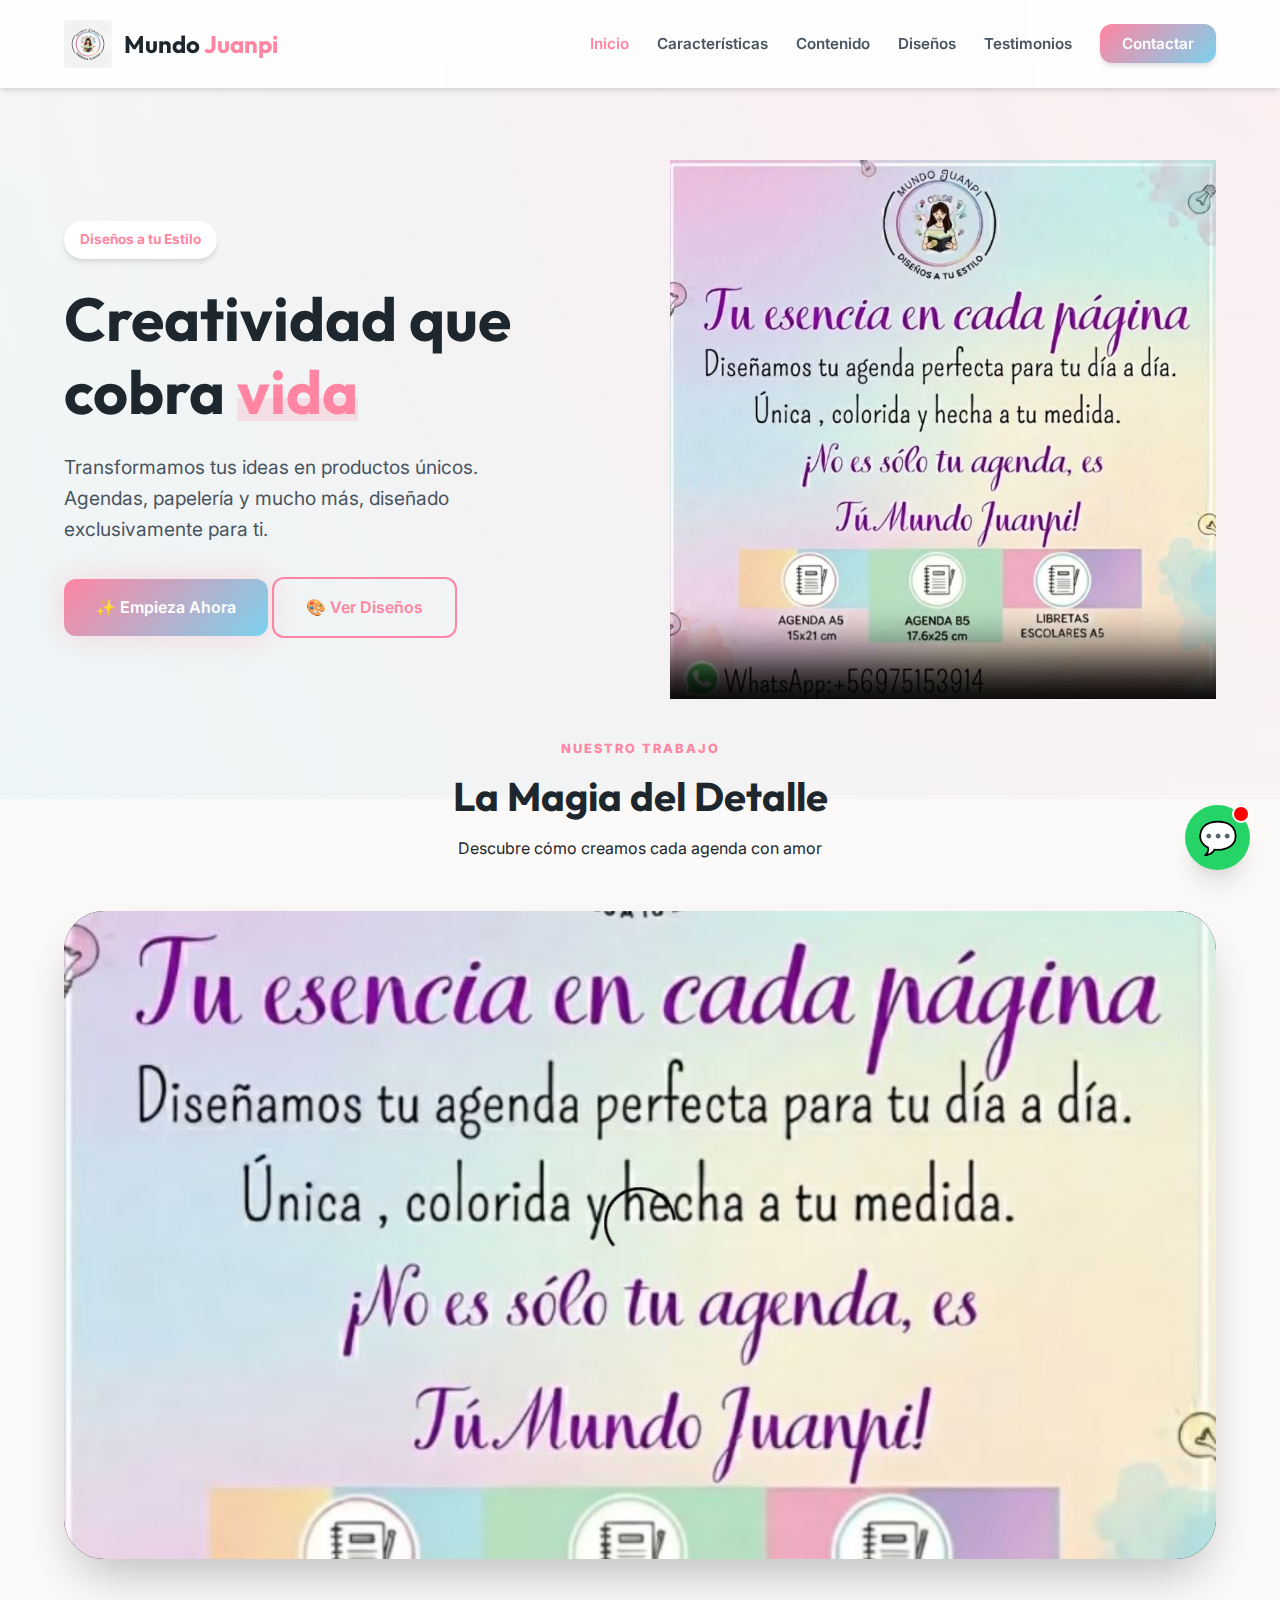
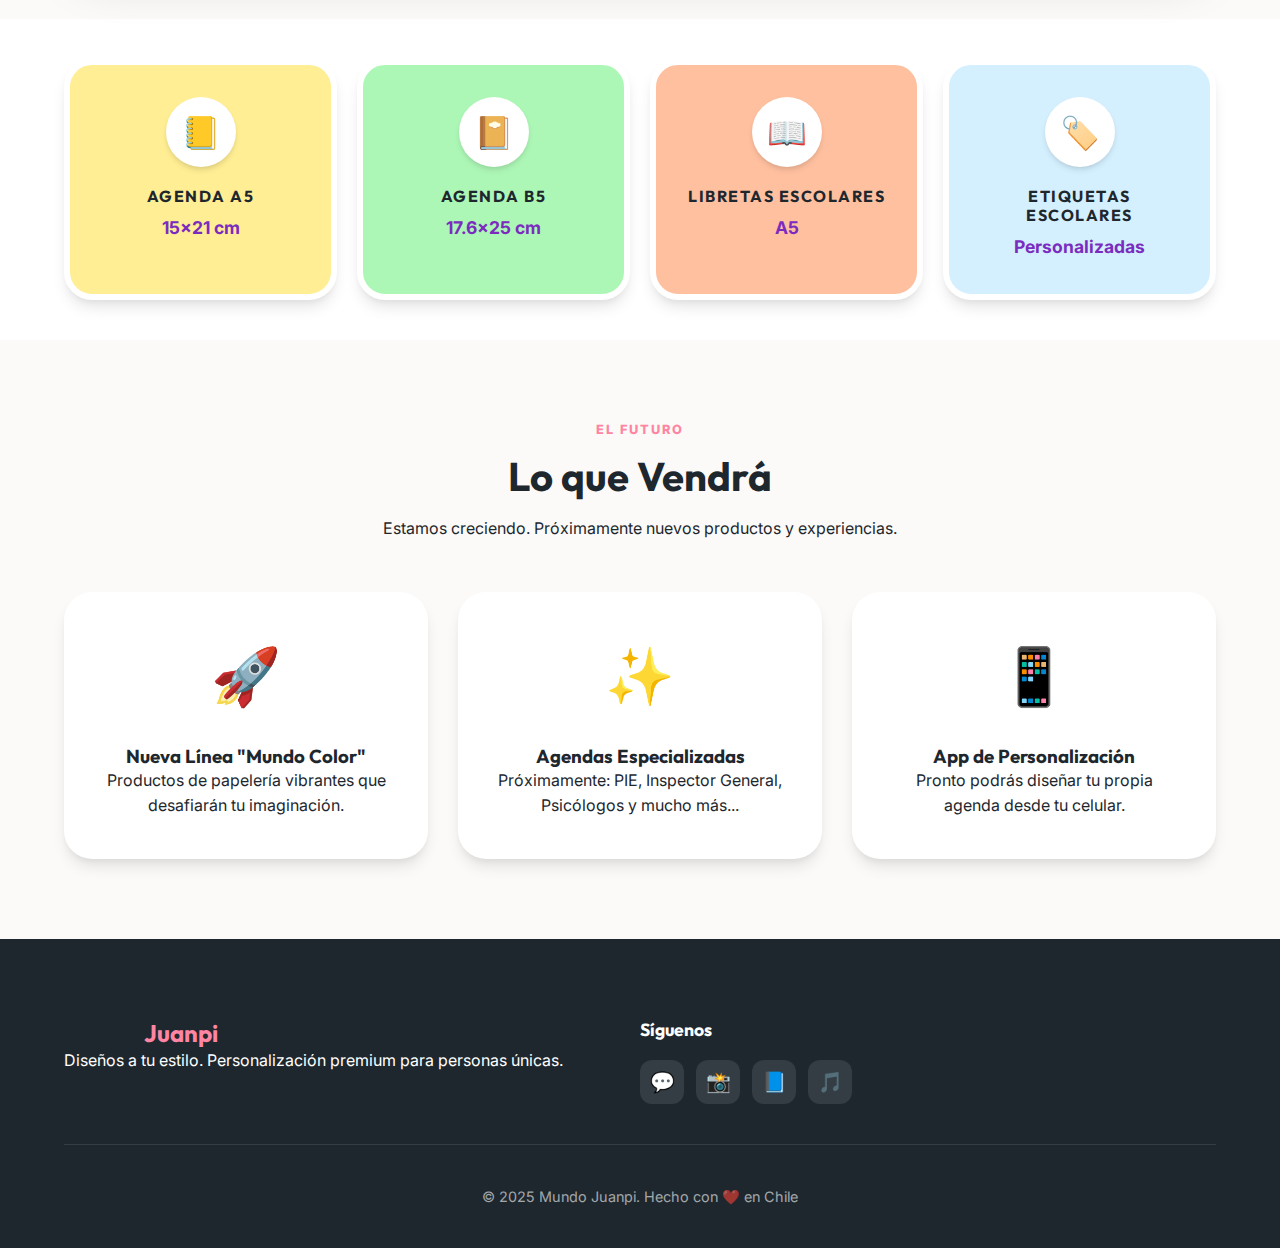
<file: index.html>
<!DOCTYPE html>
<html lang="es">

<head>
  <meta charset="UTF-8">
  <meta name="viewport" content="width=device-width, initial-scale=1.0">
  <meta name="description"
    content="Mundo Juanpi - Diseños a tu Estilo. Agendas personalizadas y productos únicos hechos a tu medida.">
  <meta name="keywords" content="Mundo Juanpi, agendas personalizadas, diseño personalizado, regalos personalizados">
  <title>Mundo Juanpi | Diseños a tu Estilo</title>
  <link rel="preconnect" href="https://fonts.googleapis.com">
  <link rel="preconnect" href="https://fonts.gstatic.com" crossorigin>
  <link
    href="https://fonts.googleapis.com/css2?family=Outfit:wght@400;500;600;700&family=Inter:wght@400;500;600&display=swap"
    rel="stylesheet">
  <link rel="stylesheet" href="styles.css">
</head>

<body>
  <header class="header" id="header">
    <div class="container">
      <a href="index.html" class="logo">
        <img src="images/logo.png" alt="Mundo Juanpi Logo" class="logo-img">
        <h1 class="logo-text">Mundo <span>Juanpi</span></h1>
      </a>
      <nav>
        <ul class="nav-links" id="navLinks">
          <li><a href="index.html" class="active">Inicio</a></li>
          <li><a href="caracteristicas.html">Características</a></li>
          <li><a href="contenido.html">Contenido</a></li>
          <li><a href="disenos.html">Diseños</a></li>
          <li><a href="testimonios.html">Testimonios</a></li>
          <li><a href="contacto.html" class="nav-cta">Contactar</a></li>
        </ul>
        <button class="menu-toggle" id="menuToggle" aria-label="Abrir menú">
          <span></span><span></span><span></span>
        </button>
      </nav>
    </div>
  </header>

  <main>
    <!-- Hero Section -->
    <section class="hero" id="inicio">
      <div class="container">
        <div class="hero-content">
          <span class="hero-badge">Diseños a tu Estilo</span>
          <h2 class="hero-title">Creatividad que cobra <span>vida</span></h2>
          <p class="hero-description">Transformamos tus ideas en productos únicos. Agendas, papelería y mucho más,
            diseñado exclusivamente para ti.</p>
          <div class="hero-buttons">
            <a href="contacto.html" class="btn btn-primary">✨ Empieza Ahora</a>
            <a href="disenos.html" class="btn btn-secondary">🎨 Ver Diseños</a>
          </div>
        </div>
        <div class="hero-image">
          <div class="hero-image-wrapper">
            <img src="images/foto 1 portada.JPG" alt="Agenda Personalizada Mundo Juanpi">
          </div>
        </div>
      </div>
    </section>

    <!-- Video Section -->
    <section class="video-section">
      <div class="container">
        <div class="section-header">
          <span class="section-badge">Nuestro Trabajo</span>
          <h2 class="section-title">La Magia del Detalle</h2>
          <p class="section-subtitle">Descubre cómo creamos cada agenda con amor</p>
        </div>
        <div class="video-container">
          <div class="video-wrapper">
            <video controls playsinline preload="metadata" poster="images/foto 1 portada.JPG" class="promo-video">
              <source src="images/videoagendayeca.mp4" type="video/mp4">
              Tu navegador no soporta video HTML5.
            </video>
          </div>
        </div>
      </div>
    </section>

    <!-- Product Types Section (Flyer Style) -->
    <section class="product-types">
      <div class="container">
        <div class="product-types-grid">
          <a href="disenos.html?category=agenda-a5" class="product-type-card yellow">
            <div class="product-type-icon">📒</div>
            <h3>Agenda A5</h3>
            <p>15x21 cm</p>
          </a>
          <a href="disenos.html?category=agenda-b5" class="product-type-card green">
            <div class="product-type-icon">📔</div>
            <h3>Agenda B5</h3>
            <p>17.6x25 cm</p>
          </a>
          <a href="disenos.html?category=libretas" class="product-type-card peach">
            <div class="product-type-icon">📖</div>
            <h3>Libretas Escolares</h3>
            <p>A5</p>
          </a>
          <a href="disenos.html?category=etiquetas" class="product-type-card blue">
            <div class="product-type-icon">🏷️</div>
            <h3>Etiquetas Escolares</h3>
            <p>Personalizadas</p>
          </a>
        </div>
      </div>
    </section>



    <!-- Future Section -->
    <section class="future">
      <div class="container">
        <div class="section-header">
          <span class="section-badge">El Futuro</span>
          <h2 class="section-title">Lo que Vendrá</h2>
          <p class="section-subtitle">Estamos creciendo. Próximamente nuevos productos y experiencias.</p>
        </div>
        <div class="future-grid">
          <div class="future-item">
            <div class="future-icon">🚀</div>
            <h3>Nueva Línea "Mundo Color"</h3>
            <p>Productos de papelería vibrantes que desafiarán tu imaginación.</p>
          </div>
          <div class="future-item">
            <div class="future-icon">✨</div>
            <h3>Agendas Especializadas</h3>
            <p>Próximamente: PIE, Inspector General, Psicólogos y mucho más...</p>
          </div>
          <div class="future-item">
            <div class="future-icon">📱</div>
            <h3>App de Personalización</h3>
            <p>Pronto podrás diseñar tu propia agenda desde tu celular.</p>
          </div>
        </div>
      </div>
    </section>
  </main>

  <footer class="footer">
    <div class="container">
      <div class="footer-content">
        <div class="footer-brand">
          <h3 class="logo-text">Mundo <span>Juanpi</span></h3>
          <p>Diseños a tu estilo. Personalización premium para personas únicas.</p>
        </div>
        <div class="footer-social-section">
          <h4>Síguenos</h4>
          <div class="footer-social">
            <a href="https://wa.me/56975153914" target="_blank" rel="noopener" title="WhatsApp">💬</a>
            <a href="https://www.instagram.com/yecatoledo?igsh=MWVzd3c0NXE4MXkxcg==" target="_blank" rel="noopener" title="Instagram">📸</a>
            <a href="https://www.facebook.com/yeca.toledoalbornoz" target="_blank" rel="noopener"
              title="Facebook">📘</a>
            <a href="https://www.tiktok.com/@mundojuanpi06?_r=1&_t=ZS-9420pv8pPbc" target="_blank" rel="noopener"
              title="TikTok">🎵</a>
          </div>
        </div>
      </div>
      <div class="footer-bottom">
        <p>© 2025 Mundo Juanpi. Hecho con <span>❤️</span> en Chile</p>
      </div>
    </div>
  </footer>

  <div class="wa-widget-container">
    <div class="wa-bubble">
      ¡Hola! Soy Yeca 👋 ¿En qué diseño puedo ayudarte hoy?
    </div>
    <div class="wa-window">
      <div class="wa-header">
        <div class="wa-header-avatar">
          <img src="images/logo.png" alt="Yeca">
        </div>
        <div class="wa-header-info">
          <h4>Yeca Toledo</h4>
          <p>En línea • Responde al instante</p>
        </div>
      </div>
      <div class="wa-body">
        <div class="wa-message">
          ¡Hola! Bienvenido a <b>Mundo Juanpi</b> ✨<br><br>
          Estoy aquí para ayudarte a crear la agenda o libreta perfecta para ti. ¿Tienes alguna duda?
        </div>
      </div>
      <div class="wa-footer">
        <a href="https://wa.me/56975153914" class="wa-btn-start" target="_blank" rel="noopener">
          <span>Iniciar Chat</span> 🚀
        </a>
      </div>
    </div>
    <button class="wa-fab" aria-label="Abrir Chat WhatsApp">
      <span class="wa-fab-icon">💬</span>
      <span class="wa-fab-close">&times;</span>
      <span class="wa-fab-badge"></span>
    </button>
  </div>
  <script src="script.js"></script>
</body>

</html>
</file>
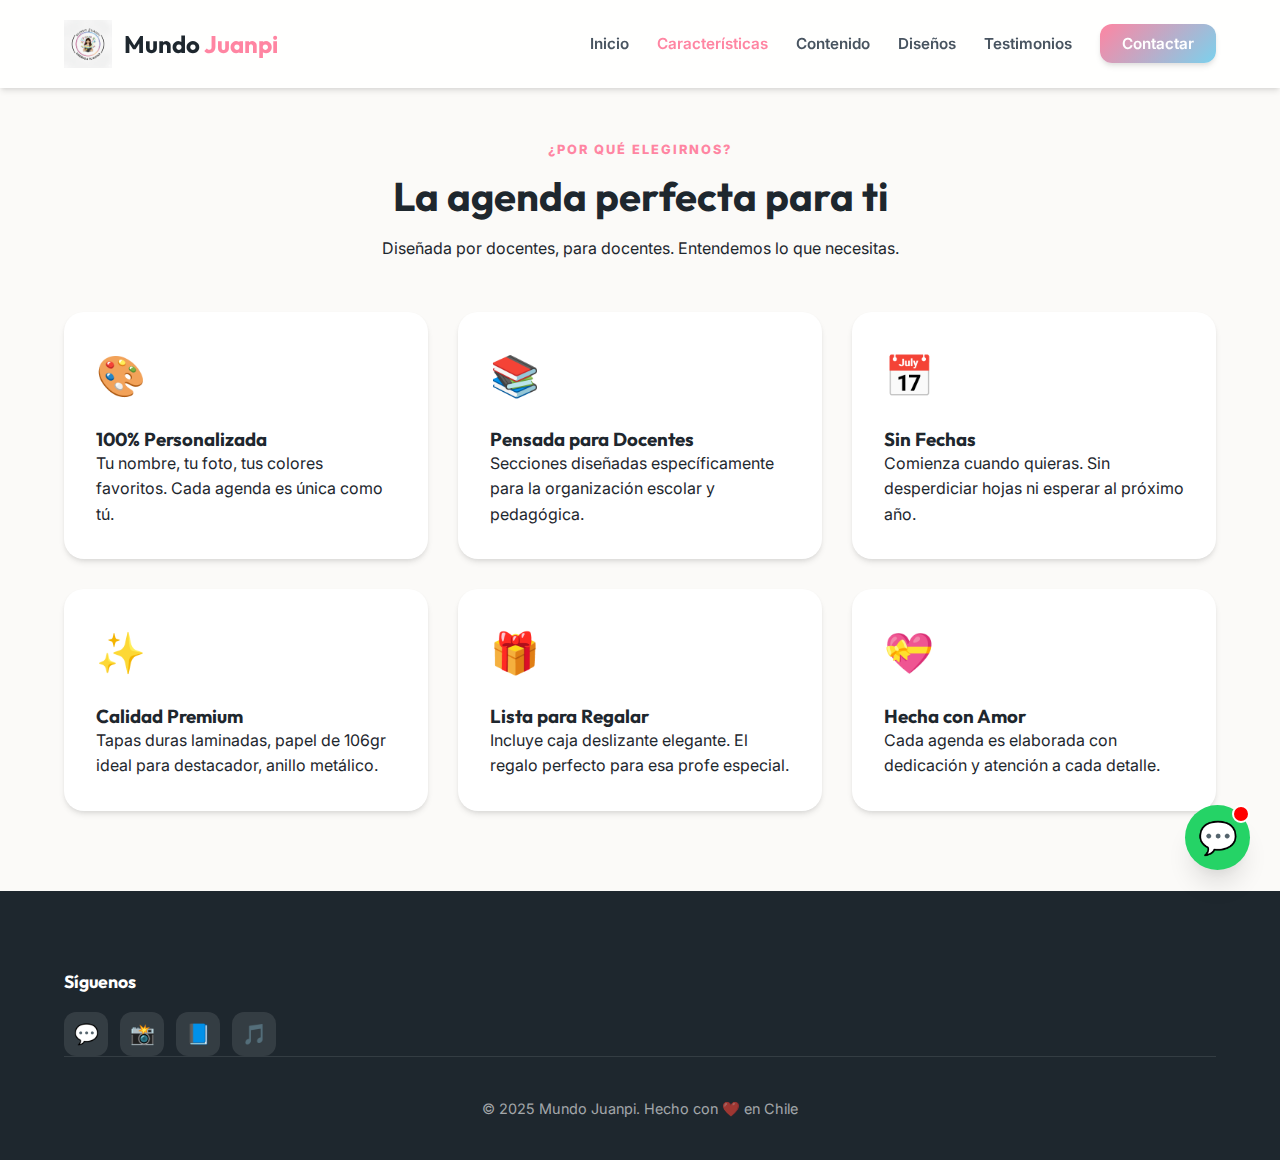
<file: caracteristicas.html>
<!DOCTYPE html>
<html lang="es">

<head>
    <meta charset="UTF-8">
    <meta name="viewport" content="width=device-width, initial-scale=1.0">
    <meta name="description" content="Características de Mundo Juanpi - Diseños a tu Estilo.">
    <title>Características | Mundo Juanpi</title>
    <link rel="preconnect" href="https://fonts.googleapis.com">
    <link rel="preconnect" href="https://fonts.gstatic.com" crossorigin>
    <link
        href="https://fonts.googleapis.com/css2?family=Outfit:wght@400;500;600;700&family=Inter:wght@400;500;600&display=swap"
        rel="stylesheet">
    <link rel="stylesheet" href="styles.css">
</head>

<body>
    <header class="header">
        <div class="container">
            <a href="index.html" class="logo">
                <img src="images/logo.png" alt="Mundo Juanpi Logo" class="logo-img">
                <h1 class="logo-text">Mundo <span>Juanpi</span></h1>
            </a>
            <nav>
                <ul class="nav-links" id="navLinks">
                    <li><a href="index.html">Inicio</a></li>
                    <li><a href="caracteristicas.html" class="active">Características</a></li>
                    <li><a href="contenido.html">Contenido</a></li>
                    <li><a href="disenos.html">Diseños</a></li>
                    <li><a href="testimonios.html">Testimonios</a></li>
                    <li><a href="contacto.html" class="nav-cta">Contactar</a></li>
                </ul>
                <button class="menu-toggle" id="menuToggle" aria-label="Abrir menú">
                    <span></span><span></span><span></span>
                </button>
            </nav>
        </div>
    </header>

    <main>
        <section class="features">
            <div class="container">
                <div class="section-header">
                    <span class="section-badge">¿Por qué elegirnos?</span>
                    <h2 class="section-title">La agenda perfecta para ti</h2>
                    <p class="section-subtitle">Diseñada por docentes, para docentes. Entendemos lo que necesitas.</p>
                </div>
                <div class="features-grid">
                    <div class="feature-card">
                        <div class="feature-icon">🎨</div>
                        <h3 class="feature-title">100% Personalizada</h3>
                        <p class="feature-text">Tu nombre, tu foto, tus colores favoritos. Cada agenda es única como tú.
                        </p>
                    </div>
                    <div class="feature-card">
                        <div class="feature-icon">📚</div>
                        <h3 class="feature-title">Pensada para Docentes</h3>
                        <p class="feature-text">Secciones diseñadas específicamente para la organización escolar y
                            pedagógica.</p>
                    </div>
                    <div class="feature-card">
                        <div class="feature-icon">📅</div>
                        <h3 class="feature-title">Sin Fechas</h3>
                        <p class="feature-text">Comienza cuando quieras. Sin desperdiciar hojas ni esperar al próximo
                            año.</p>
                    </div>
                    <div class="feature-card">
                        <div class="feature-icon">✨</div>
                        <h3 class="feature-title">Calidad Premium</h3>
                        <p class="feature-text">Tapas duras laminadas, papel de 106gr ideal para destacador, anillo
                            metálico.</p>
                    </div>
                    <div class="feature-card">
                        <div class="feature-icon">🎁</div>
                        <h3 class="feature-title">Lista para Regalar</h3>
                        <p class="feature-text">Incluye caja deslizante elegante. El regalo perfecto para esa profe
                            especial.</p>
                    </div>
                    <div class="feature-card">
                        <div class="feature-icon">💝</div>
                        <h3 class="feature-title">Hecha con Amor</h3>
                        <p class="feature-text">Cada agenda es elaborada con dedicación y atención a cada detalle.</p>
                    </div>
                </div>
            </div>
        </section>
    </main>

    <footer class="footer">
        <div class="container">
            <div class="footer-social-section">
                <h4>Síguenos</h4>
                <div class="footer-social">
                    <a href="https://wa.me/56975153914" target="_blank" rel="noopener" title="WhatsApp">💬</a>
                    <a href="https://www.instagram.com/yecatoledo?igsh=MWVzd3c0NXE4MXkxcg==" target="_blank" rel="noopener" title="Instagram">📸</a>
                    <a href="https://www.facebook.com/yeca.toledoalbornoz" target="_blank" rel="noopener"
                        title="Facebook">📘</a>
                    <a href="https://www.tiktok.com/@mundojuanpi06?_r=1&_t=ZS-9420pv8pPbc" target="_blank" rel="noopener"
                        title="TikTok">🎵</a>
                </div>
            </div>
            <div class="footer-bottom">
                <p>© 2025 Mundo Juanpi. Hecho con <span>❤️</span> en Chile</p>
            </div>
        </div>
    </footer>
    <div class="wa-widget-container">
        <div class="wa-bubble">
            ¡Hola! Soy Yeca 👋 ¿En qué diseño puedo ayudarte hoy?
        </div>
        <div class="wa-window">
            <div class="wa-header">
                <div class="wa-header-avatar">
                    <img src="images/logo.png" alt="Yeca">
                </div>
                <div class="wa-header-info">
                    <h4>Yeca Toledo</h4>
                    <p>En línea • Responde al instante</p>
                </div>
            </div>
            <div class="wa-body">
                <div class="wa-message">
                    ¡Hola! Bienvenido a <b>Mundo Juanpi</b> ✨<br><br>
                    Estoy aquí para ayudarte a crear la agenda o libreta perfecta para ti. ¿Tienes alguna duda?
                </div>
            </div>
            <div class="wa-footer">
                <a href="https://wa.me/56975153914" class="wa-btn-start" target="_blank" rel="noopener">
                    <span>Iniciar Chat</span> 🚀
                </a>
            </div>
        </div>
        <button class="wa-fab" aria-label="Abrir Chat WhatsApp">
            <span class="wa-fab-icon">💬</span>
            <span class="wa-fab-close">&times;</span>
            <span class="wa-fab-badge"></span>
        </button>
    </div>
    <script src="script.js"></script>
</body>

</html>
</file>
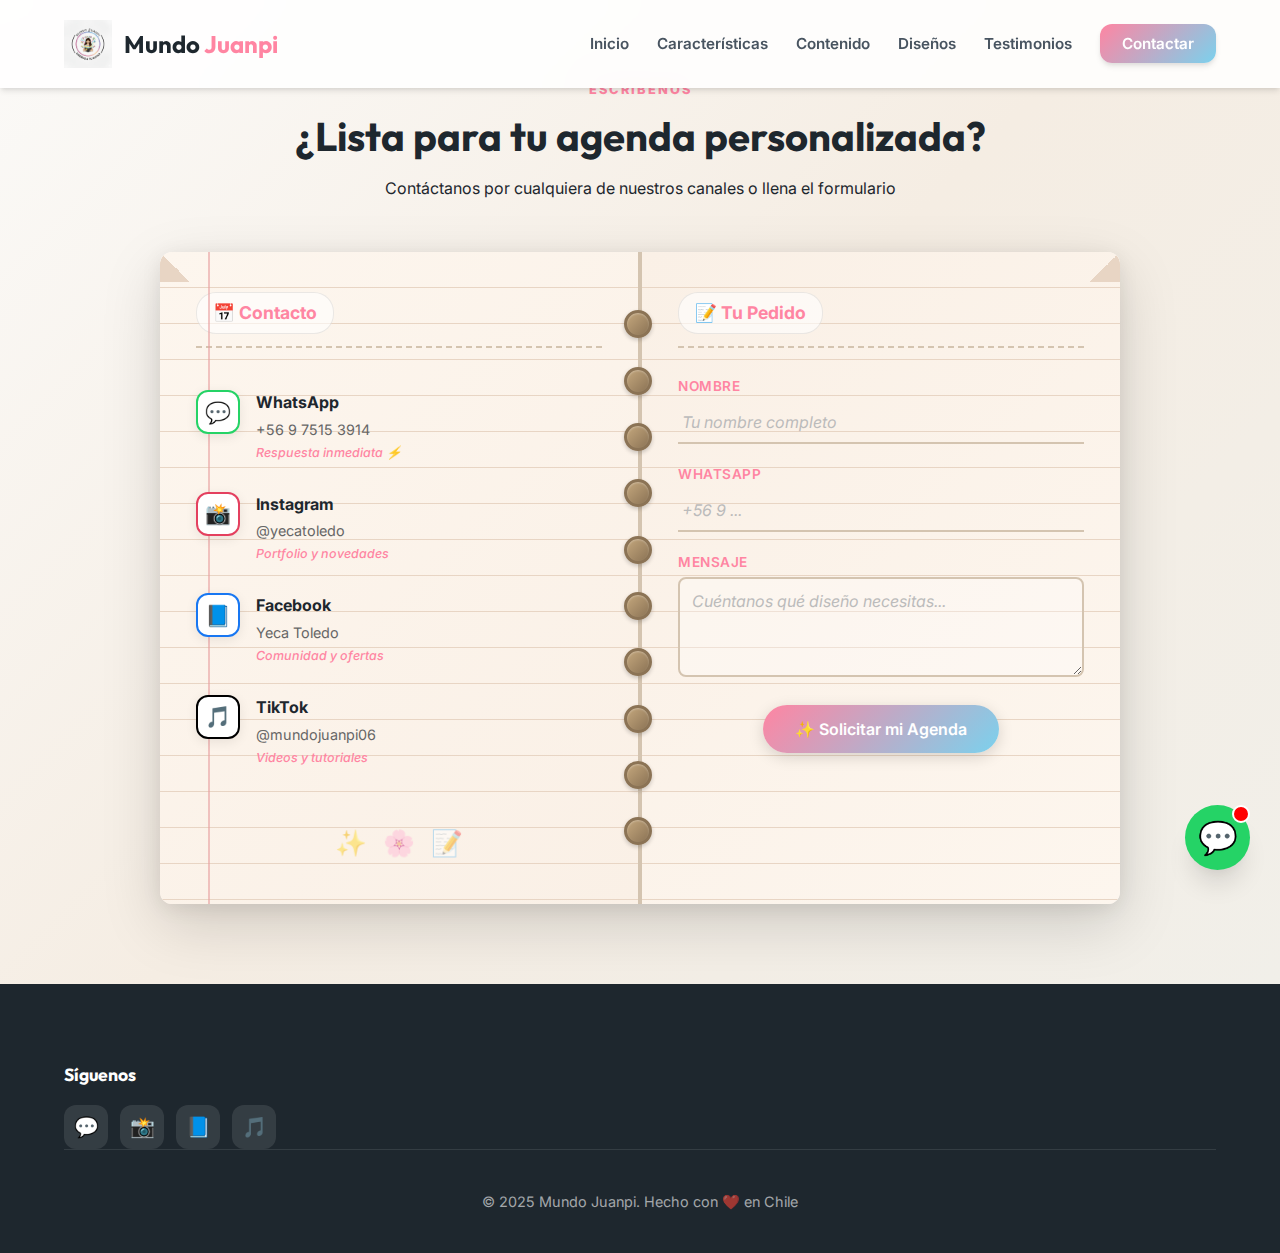
<file: contacto.html>
<!DOCTYPE html>
<html lang="es">

<head>
    <meta charset="UTF-8">
    <meta name="viewport" content="width=device-width, initial-scale=1.0">
    <meta name="description" content="Contacta con Mundo Juanpi para tu agenda personalizada.">
    <title>Contacto | Mundo Juanpi</title>
    <link rel="preconnect" href="https://fonts.googleapis.com">
    <link rel="preconnect" href="https://fonts.gstatic.com" crossorigin>
    <link
        href="https://fonts.googleapis.com/css2?family=Outfit:wght@400;500;600;700&family=Inter:wght@400;500;600&display=swap"
        rel="stylesheet">
    <link rel="stylesheet" href="styles.css">
</head>

<body>
    <header class="header">
        <div class="container">
            <a href="index.html" class="logo">
                <img src="images/logo.png" alt="Mundo Juanpi Logo" class="logo-img">
                <h1 class="logo-text">Mundo <span>Juanpi</span></h1>
            </a>
            <nav>
                <ul class="nav-links" id="navLinks">
                    <li><a href="index.html">Inicio</a></li>
                    <li><a href="caracteristicas.html">Características</a></li>
                    <li><a href="contenido.html">Contenido</a></li>
                    <li><a href="disenos.html">Diseños</a></li>
                    <li><a href="testimonios.html">Testimonios</a></li>
                    <li><a href="contacto.html" class="nav-cta active">Contactar</a></li>
                </ul>
                <button class="menu-toggle" id="menuToggle" aria-label="Abrir menú">
                    <span></span><span></span><span></span>
                </button>
            </nav>
        </div>
    </header>

    <main>
        <section class="contact-agenda">
            <div class="container">
                <div class="section-header">
                    <span class="section-badge">Escríbenos</span>
                    <h2 class="section-title">¿Lista para tu agenda personalizada?</h2>
                    <p class="section-subtitle">Contáctanos por cualquiera de nuestros canales o llena el formulario</p>
                </div>

                <!-- Agenda Notebook -->
                <div class="agenda-notebook">
                    <!-- Spiral Binding -->
                    <div class="agenda-spiral">
                        <span></span><span></span><span></span><span></span><span></span>
                        <span></span><span></span><span></span><span></span><span></span>
                    </div>

                    <!-- Left Page: Contact Info -->
                    <div class="agenda-page agenda-page-left">
                        <div class="agenda-page-header">
                            <div class="agenda-date-tag">📅 Contacto</div>
                            <div class="agenda-page-corner"></div>
                        </div>
                        <div class="agenda-entry">
                            <div class="agenda-entry-bullet" style="--bullet-color: #25D366;">💬</div>
                            <a href="https://wa.me/56975153914" class="agenda-entry-content" target="_blank"
                                rel="noopener">
                                <strong>WhatsApp</strong>
                                <span>+56 9 7515 3914</span>
                                <span class="agenda-entry-note">Respuesta inmediata ⚡</span>
                            </a>
                        </div>
                        <div class="agenda-entry">
                            <div class="agenda-entry-bullet" style="--bullet-color: #E4405F;">📸</div>
                            <a href="https://www.instagram.com/yecatoledo?igsh=MWVzd3c0NXE4MXkxcg=="
                                class="agenda-entry-content" target="_blank" rel="noopener">
                                <strong>Instagram</strong>
                                <span>@yecatoledo</span>
                                <span class="agenda-entry-note">Portfolio y novedades</span>
                            </a>
                        </div>
                        <div class="agenda-entry">
                            <div class="agenda-entry-bullet" style="--bullet-color: #1877F2;">📘</div>
                            <a href="https://www.facebook.com/yeca.toledoalbornoz?rdid=MgjC4Ho9OrDyibh7&share_url=https%3A%2F%2Fwww.facebook.com%2Fshare%2F1AxknNnoge%2F#"
                                class="agenda-entry-content" target="_blank" rel="noopener">
                                <strong>Facebook</strong>
                                <span>Yeca Toledo</span>
                                <span class="agenda-entry-note">Comunidad y ofertas</span>
                            </a>
                        </div>
                        <div class="agenda-entry">
                            <div class="agenda-entry-bullet" style="--bullet-color: #000000;">🎵</div>
                            <a href="https://www.tiktok.com/@mundojuanpi06?_r=1&_t=ZS-9420pv8pPbc"
                                class="agenda-entry-content" target="_blank" rel="noopener">
                                <strong>TikTok</strong>
                                <span>@mundojuanpi06</span>
                                <span class="agenda-entry-note">Videos y tutoriales</span>
                            </a>
                        </div>
                        <div class="agenda-doodle">
                            <span>✨</span>
                            <span>🌸</span>
                            <span>📝</span>
                        </div>
                    </div>

                    <!-- Right Page: Form -->
                    <div class="agenda-page agenda-page-right">
                        <div class="agenda-page-header">
                            <div class="agenda-date-tag">📝 Tu Pedido</div>
                            <div class="agenda-page-corner"></div>
                        </div>
                        <form class="agenda-form" id="contactForm">
                            <div class="agenda-form-line">
                                <label class="agenda-label">Nombre</label>
                                <input type="text" class="agenda-input" placeholder="Tu nombre completo" required>
                            </div>
                            <div class="agenda-form-line">
                                <label class="agenda-label">WhatsApp</label>
                                <input type="tel" class="agenda-input" placeholder="+56 9 ..." required>
                            </div>
                            <div class="agenda-form-line agenda-form-line-tall">
                                <label class="agenda-label">Mensaje</label>
                                <textarea class="agenda-textarea" placeholder="Cuéntanos qué diseño necesitas..."
                                    required></textarea>
                            </div>
                            <button type="submit" class="agenda-submit">
                                <span>✨ Solicitar mi Agenda</span>
                            </button>
                        </form>
                    </div>
                </div>
            </div>
        </section>
    </main>

    <footer class="footer">
        <div class="container">
            <div class="footer-social-section">
                <h4>Síguenos</h4>
                <div class="footer-social">
                    <a href="https://wa.me/56975153914" target="_blank" rel="noopener" title="WhatsApp">💬</a>
                    <a href="https://www.instagram.com/yecatoledo?igsh=MWVzd3c0NXE4MXkxcg==" target="_blank"
                        rel="noopener" title="Instagram">📸</a>
                    <a href="https://www.facebook.com/yeca.toledoalbornoz?rdid=MgjC4Ho9OrDyibh7&share_url=https%3A%2F%2Fwww.facebook.com%2Fshare%2F1AxknNnoge%2F#"
                        target="_blank" rel="noopener" title="Facebook">📘</a>
                    <a href="https://www.tiktok.com/@mundojuanpi06?_r=1&_t=ZS-9420pv8pPbc" target="_blank"
                        rel="noopener" title="TikTok">🎵</a>
                </div>
            </div>
            <div class="footer-bottom">
                <p>© 2025 Mundo Juanpi. Hecho con <span>❤️</span> en Chile</p>
            </div>
        </div>
    </footer>
    <div class="wa-widget-container">
        <div class="wa-bubble">
            ¡Hola! Soy Yeca 👋 ¿En qué diseño puedo ayudarte hoy?
        </div>
        <div class="wa-window">
            <div class="wa-header">
                <div class="wa-header-avatar">
                    <img src="images/logo.png" alt="Yeca">
                </div>
                <div class="wa-header-info">
                    <h4>Yeca Toledo</h4>
                    <p>En línea • Responde al instante</p>
                </div>
            </div>
            <div class="wa-body">
                <div class="wa-message">
                    ¡Hola! Bienvenido a <b>Mundo Juanpi</b> ✨<br><br>
                    Estoy aquí para ayudarte a crear la agenda o libreta perfecta para ti. ¿Tienes alguna duda?
                </div>
            </div>
            <div class="wa-footer">
                <a href="https://wa.me/56975153914" class="wa-btn-start" target="_blank" rel="noopener">
                    <span>Iniciar Chat</span> 🚀
                </a>
            </div>
        </div>
        <button class="wa-fab" aria-label="Abrir Chat WhatsApp">
            <span class="wa-fab-icon">💬</span>
            <span class="wa-fab-close">&times;</span>
            <span class="wa-fab-badge"></span>
        </button>
    </div>
    <script src="script.js"></script>
</body>

</html>
</file>
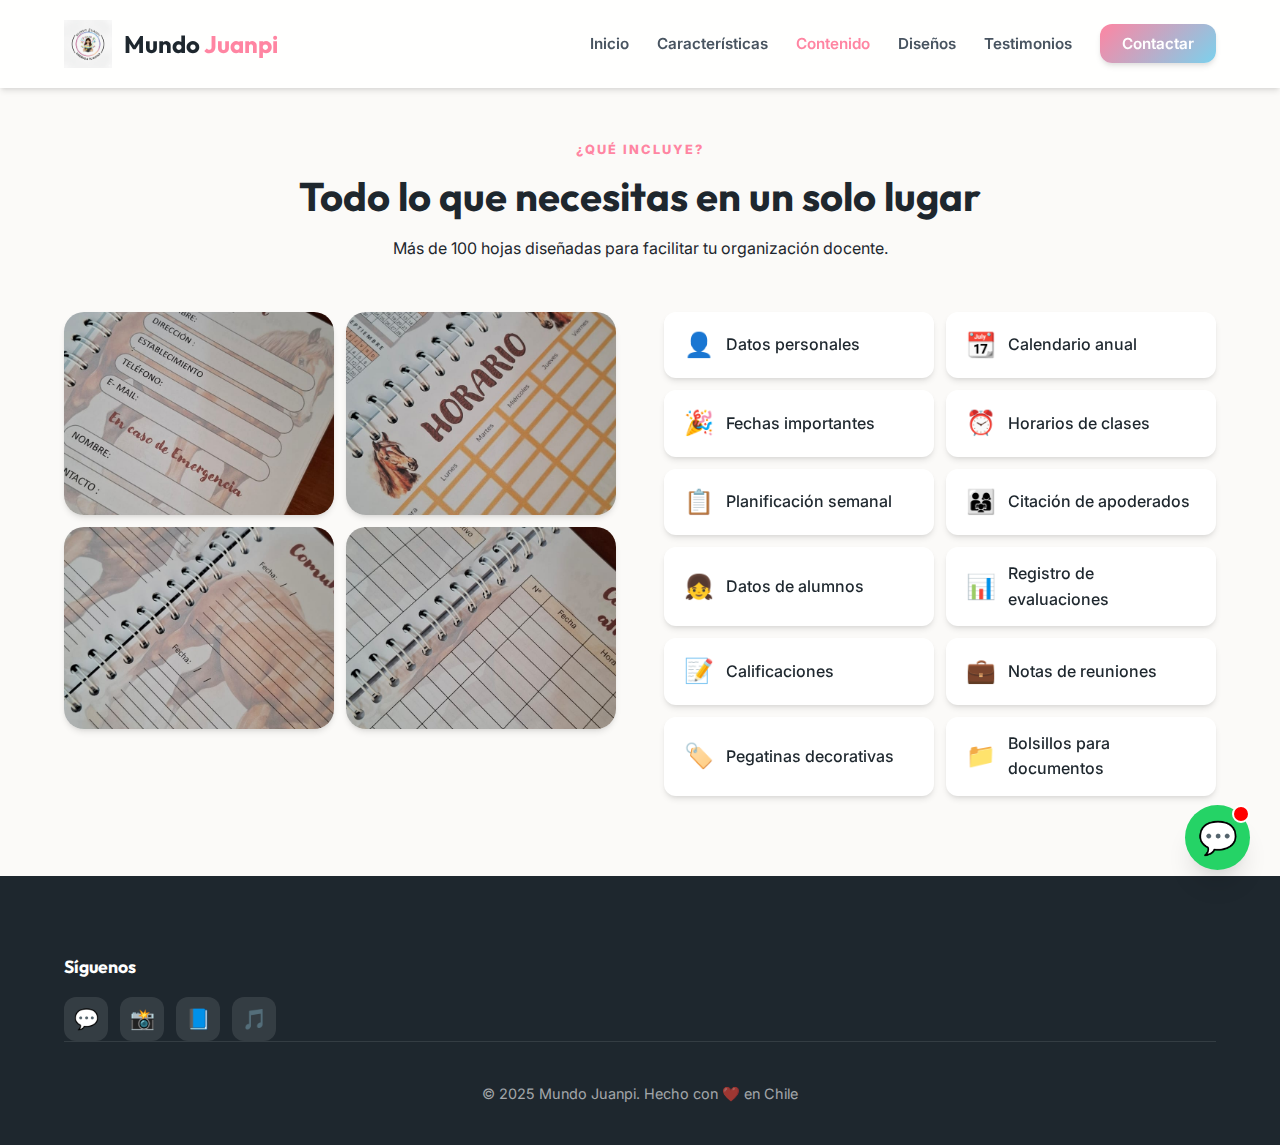
<file: contenido.html>
<!DOCTYPE html>
<html lang="es">

<head>
    <meta charset="UTF-8">
    <meta name="viewport" content="width=device-width, initial-scale=1.0">
    <meta name="description" content="Contenido detallado de las agendas Mundo Juanpi.">
    <title>Contenido | Mundo Juanpi</title>
    <link rel="preconnect" href="https://fonts.googleapis.com">
    <link rel="preconnect" href="https://fonts.gstatic.com" crossorigin>
    <link
        href="https://fonts.googleapis.com/css2?family=Outfit:wght@400;500;600;700&family=Inter:wght@400;500;600&display=swap"
        rel="stylesheet">
    <link rel="stylesheet" href="styles.css">
</head>

<body>
    <header class="header">
        <div class="container">
            <a href="index.html" class="logo">
                <img src="images/logo.png" alt="Mundo Juanpi Logo" class="logo-img">
                <h1 class="logo-text">Mundo <span>Juanpi</span></h1>
            </a>
            <nav>
                <ul class="nav-links" id="navLinks">
                    <li><a href="index.html">Inicio</a></li>
                    <li><a href="caracteristicas.html">Características</a></li>
                    <li><a href="contenido.html" class="active">Contenido</a></li>
                    <li><a href="disenos.html">Diseños</a></li>
                    <li><a href="testimonios.html">Testimonios</a></li>
                    <li><a href="contacto.html" class="nav-cta">Contactar</a></li>
                </ul>
                <button class="menu-toggle" id="menuToggle" aria-label="Abrir menú">
                    <span></span><span></span><span></span>
                </button>
            </nav>
        </div>
    </header>

    <main>
        <section class="contents">
            <div class="container">
                <div class="section-header">
                    <span class="section-badge">¿Qué incluye?</span>
                    <h2 class="section-title">Todo lo que necesitas en un solo lugar</h2>
                    <p class="section-subtitle">Más de 100 hojas diseñadas para facilitar tu organización docente.</p>
                </div>
                <div class="contents-wrapper">
                    <div class="contents-image">
                        <div class="interior-gallery">
                            <img src="images/interior-libreta-1.jpg" alt="Interior de la agenda - planificación semanal"
                                class="interior-img">
                            <img src="images/interior-libreta-2.jpg" alt="Interior de la agenda - calendario anual"
                                class="interior-img">
                            <img src="images/interior-libreta-3.jpg"
                                alt="Interior de la agenda - registro de evaluaciones" class="interior-img">
                            <img src="images/interior-libreta-4.jpg" alt="Interior de la agenda - datos de alumnos"
                                class="interior-img">
                        </div>
                    </div>
                    <div class="contents-list">
                        <div class="content-item">
                            <div class="content-item-icon">👤</div><span class="content-item-text">Datos
                                personales</span>
                        </div>
                        <div class="content-item">
                            <div class="content-item-icon">📆</div><span class="content-item-text">Calendario
                                anual</span>
                        </div>
                        <div class="content-item">
                            <div class="content-item-icon">🎉</div><span class="content-item-text">Fechas
                                importantes</span>
                        </div>
                        <div class="content-item">
                            <div class="content-item-icon">⏰</div><span class="content-item-text">Horarios de
                                clases</span>
                        </div>
                        <div class="content-item">
                            <div class="content-item-icon">📋</div><span class="content-item-text">Planificación
                                semanal</span>
                        </div>
                        <div class="content-item">
                            <div class="content-item-icon">👨‍👩‍👧</div><span class="content-item-text">Citación de
                                apoderados</span>
                        </div>
                        <div class="content-item">
                            <div class="content-item-icon">👧</div><span class="content-item-text">Datos de
                                alumnos</span>
                        </div>
                        <div class="content-item">
                            <div class="content-item-icon">📊</div><span class="content-item-text">Registro de
                                evaluaciones</span>
                        </div>
                        <div class="content-item">
                            <div class="content-item-icon">📝</div><span class="content-item-text">Calificaciones</span>
                        </div>
                        <div class="content-item">
                            <div class="content-item-icon">💼</div><span class="content-item-text">Notas de
                                reuniones</span>
                        </div>
                        <div class="content-item">
                            <div class="content-item-icon">🏷️</div><span class="content-item-text">Pegatinas
                                decorativas</span>
                        </div>
                        <div class="content-item">
                            <div class="content-item-icon">📁</div><span class="content-item-text">Bolsillos para
                                documentos</span>
                        </div>
                    </div>
                </div>
            </div>
        </section>
    </main>

    <footer class="footer">
        <div class="container">
            <div class="footer-social-section">
                <h4>Síguenos</h4>
                <div class="footer-social">
                    <a href="https://wa.me/56975153914" target="_blank" rel="noopener" title="WhatsApp">💬</a>
                    <a href="https://www.instagram.com/yecatoledo?igsh=MWVzd3c0NXE4MXkxcg==" target="_blank" rel="noopener" title="Instagram">📸</a>
                    <a href="https://www.facebook.com/yeca.toledoalbornoz" target="_blank" rel="noopener"
                        title="Facebook">📘</a>
                    <a href="https://www.tiktok.com/@mundojuanpi06?_r=1&_t=ZS-9420pv8pPbc" target="_blank" rel="noopener"
                        title="TikTok">🎵</a>
                </div>
            </div>
            <div class="footer-bottom">
                <p>© 2025 Mundo Juanpi. Hecho con <span>❤️</span> en Chile</p>
            </div>
        </div>
    </footer>
    <div class="wa-widget-container">
        <div class="wa-bubble">
            ¡Hola! Soy Yeca 👋 ¿En qué diseño puedo ayudarte hoy?
        </div>
        <div class="wa-window">
            <div class="wa-header">
                <div class="wa-header-avatar">
                    <img src="images/logo.png" alt="Yeca">
                </div>
                <div class="wa-header-info">
                    <h4>Yeca Toledo</h4>
                    <p>En línea • Responde al instante</p>
                </div>
            </div>
            <div class="wa-body">
                <div class="wa-message">
                    ¡Hola! Bienvenido a <b>Mundo Juanpi</b> ✨<br><br>
                    Estoy aquí para ayudarte a crear la agenda o libreta perfecta para ti. ¿Tienes alguna duda?
                </div>
            </div>
            <div class="wa-footer">
                <a href="https://wa.me/56975153914" class="wa-btn-start" target="_blank" rel="noopener">
                    <span>Iniciar Chat</span> 🚀
                </a>
            </div>
        </div>
        <button class="wa-fab" aria-label="Abrir Chat WhatsApp">
            <span class="wa-fab-icon">💬</span>
            <span class="wa-fab-close">&times;</span>
            <span class="wa-fab-badge"></span>
        </button>
    </div>
    <script src="script.js"></script>
</body>

</html>
</file>
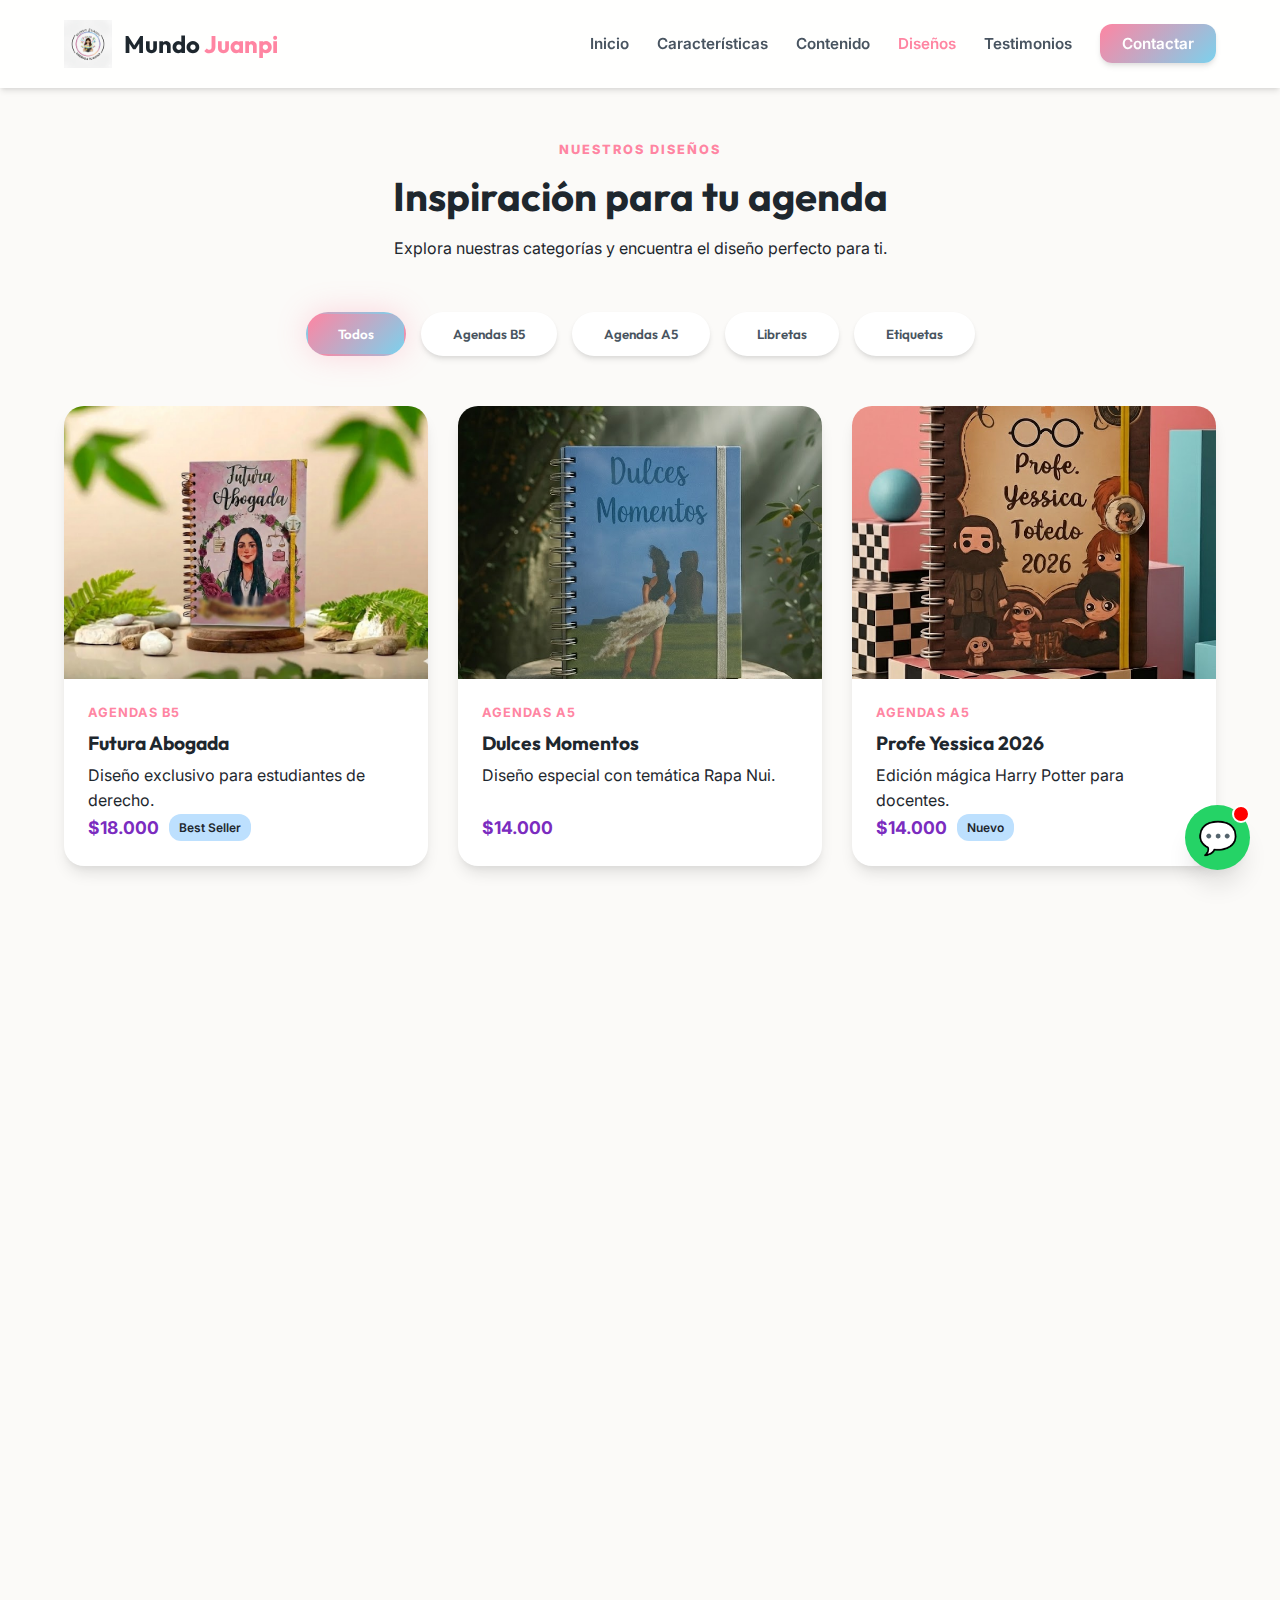
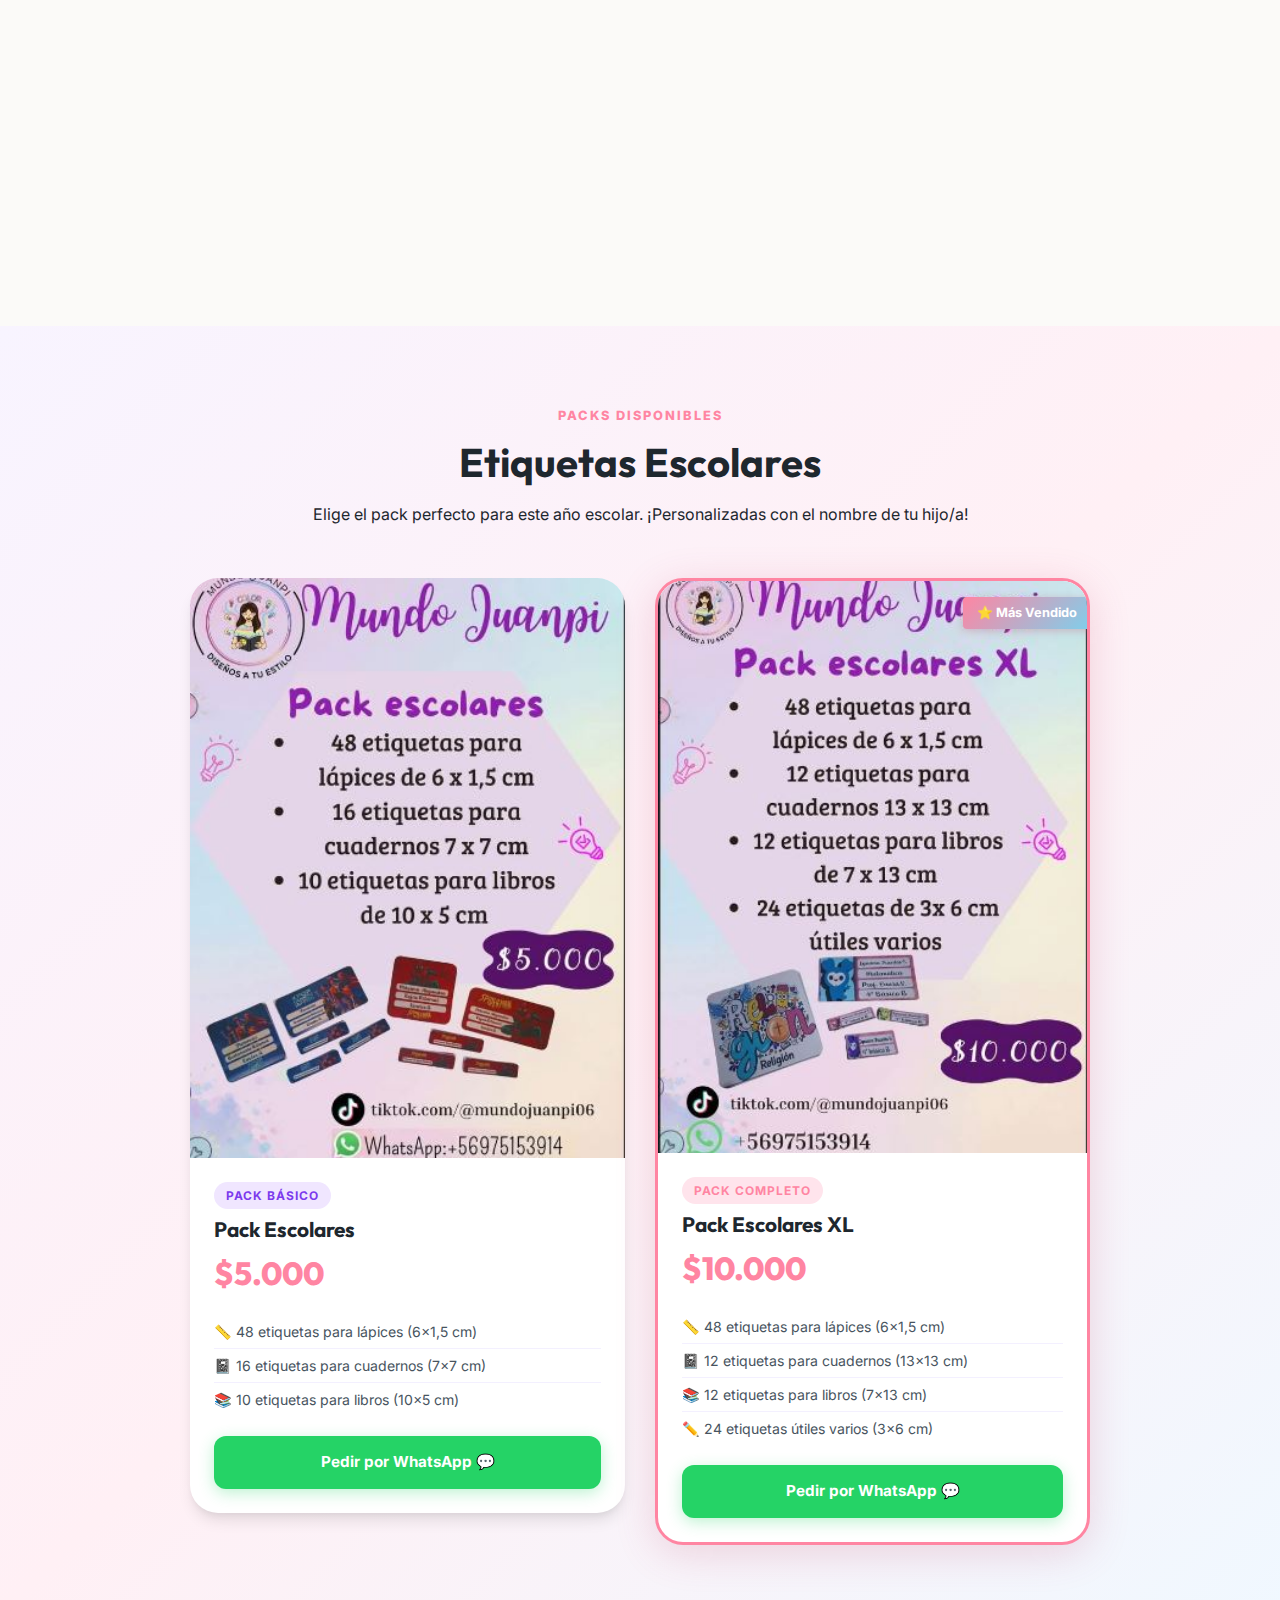
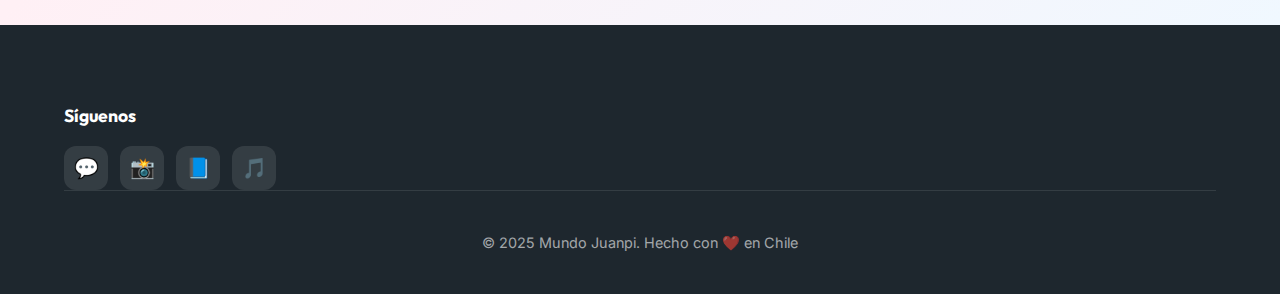
<file: disenos.html>
<!DOCTYPE html>
<html lang="es">

<head>
    <meta charset="UTF-8">
    <meta name="viewport" content="width=device-width, initial-scale=1.0">
    <meta name="description" content="Nuestros diseños exclusivos en Mundo Juanpi.">
    <title>Diseños | Mundo Juanpi</title>
    <link rel="preconnect" href="https://fonts.googleapis.com">
    <link rel="preconnect" href="https://fonts.gstatic.com" crossorigin>
    <link
        href="https://fonts.googleapis.com/css2?family=Outfit:wght@400;500;600;700&family=Inter:wght@400;500;600&display=swap"
        rel="stylesheet">
    <link rel="stylesheet" href="styles.css">
</head>

<body>
    <header class="header">
        <div class="container">
            <a href="index.html" class="logo">
                <img src="images/logo.png" alt="Mundo Juanpi Logo" class="logo-img">
                <h1 class="logo-text">Mundo <span>Juanpi</span></h1>
            </a>
            <nav>
                <ul class="nav-links" id="navLinks">
                    <li><a href="index.html">Inicio</a></li>
                    <li><a href="caracteristicas.html">Características</a></li>
                    <li><a href="contenido.html">Contenido</a></li>
                    <li><a href="disenos.html" class="active">Diseños</a></li>
                    <li><a href="testimonios.html">Testimonios</a></li>
                    <li><a href="contacto.html" class="nav-cta">Contactar</a></li>
                </ul>
                <button class="menu-toggle" id="menuToggle" aria-label="Abrir menú">
                    <span></span><span></span><span></span>
                </button>
            </nav>
        </div>
    </header>

    <main>
        <section class="gallery">
            <div class="container">
                <div class="section-header">
                    <span class="section-badge">Nuestros Diseños</span>
                    <h2 class="section-title">Inspiración para tu agenda</h2>
                    <p class="section-subtitle">Explora nuestras categorías y encuentra el diseño perfecto para ti.</p>
                </div>

                <!-- Gallery Tabs -->
                <div class="gallery-tabs">
                    <button class="gallery-tab active" data-filter="all">Todos</button>
                    <button class="gallery-tab" data-filter="agenda-b5">Agendas B5</button>
                    <button class="gallery-tab" data-filter="agenda-a5">Agendas A5</button>
                    <button class="gallery-tab" data-filter="libretas">Libretas</button>
                    <button class="gallery-tab" data-filter="etiquetas">Etiquetas</button>
                </div>

                <div class="gallery-grid">
                    <!-- Agendas B5 -->
                    <div class="product-card gallery-item" data-category="agenda-b5">
                        <div class="product-image">
                            <img src="images/futura-abogada-b5.jpg" alt="Agenda Futura Abogada B5">
                            <div class="product-overlay">
                                <button class="product-action-btn">Ver Detalle</button>
                            </div>
                        </div>
                        <div class="product-content">
                            <span class="product-cat">Agendas B5</span>
                            <h4 class="product-title">Futura Abogada</h4>
                            <p class="gallery-desc">Diseño exclusivo para estudiantes de derecho.</p>
                            <div class="product-price">
                                $18.000 <span class="product-badge">Best Seller</span>
                            </div>
                        </div>
                    </div>

                    <!-- Agendas A5 -->
                    <div class="product-card gallery-item" data-category="agenda-a5">
                        <div class="product-image">
                            <img src="images/dulces-momentos-a5.jpg" alt="Agenda Dulces Momentos A5">
                            <div class="product-overlay">
                                <button class="product-action-btn">Ver Detalle</button>
                            </div>
                        </div>
                        <div class="product-content">
                            <span class="product-cat">Agendas A5</span>
                            <h4 class="product-title">Dulces Momentos</h4>
                            <p class="gallery-desc">Diseño especial con temática Rapa Nui.</p>
                            <div class="product-price">$14.000</div>
                        </div>
                    </div>

                    <div class="product-card gallery-item" data-category="agenda-a5">
                        <div class="product-image">
                            <img src="images/profe-yessica-a5.jpg" alt="Agenda Profe Yessica A5">
                            <div class="product-overlay">
                                <button class="product-action-btn">Ver Detalle</button>
                            </div>
                        </div>
                        <div class="product-content">
                            <span class="product-cat">Agendas A5</span>
                            <h4 class="product-title">Profe Yessica 2026</h4>
                            <p class="gallery-desc">Edición mágica Harry Potter para docentes.</p>
                            <div class="product-price">
                                $14.000 <span class="product-badge">Nuevo</span>
                            </div>
                        </div>
                    </div>

                    <!-- Libretas Escolares -->
                    <div class="product-card gallery-item" data-category="libretas">
                        <div class="product-image">
                            <img src="images/libreta-escolar-1.jpg" alt="Libreta de Comunicaciones Anime">
                            <div class="product-overlay">
                                <button class="product-action-btn">Ver Detalle</button>
                            </div>
                        </div>
                        <div class="product-content">
                            <span class="product-cat">Libretas</span>
                            <h4 class="product-title">Libreta de Comunicaciones</h4>
                            <p class="gallery-desc">Diseño anime personalizado con nombre.</p>
                            <div class="product-price">
                                $8.000 <span class="product-badge">Escolar</span>
                            </div>
                        </div>
                    </div>

                    <div class="product-card gallery-item" data-category="libretas">
                        <div class="product-image">
                            <img src="images/libreta-escolar-2.jpg" alt="Libreta de Comunicaciones Roblox">
                            <div class="product-overlay">
                                <button class="product-action-btn">Ver Detalle</button>
                            </div>
                        </div>
                        <div class="product-content">
                            <span class="product-cat">Libretas</span>
                            <h4 class="product-title">Libreta Gamer (Roblox)</h4>
                            <p class="gallery-desc">Diseño divertido para los fanáticos de Roblox.</p>
                            <div class="product-price">$8.000</div>
                        </div>
                    </div>

                    <!-- Etiquetas -->
                    <div class="product-card gallery-item" data-category="etiquetas">
                        <div class="product-image">
                            <img src="images/etiquetas-2.jpg" alt="Etiquetas Escolares Pack 1">
                            <div class="product-overlay">
                                <button class="product-action-btn">Ver Detalle</button>
                            </div>
                        </div>
                        <div class="product-content">
                            <span class="product-cat">Etiquetas</span>
                            <h4 class="product-title">Pack Etiquetas Escolares</h4>
                            <p class="gallery-desc">Resistentes al agua y personalizadas.</p>
                            <div class="product-price">$5.000</div>
                        </div>
                    </div>

                    <div class="product-card gallery-item" data-category="etiquetas">
                        <div class="product-image">
                            <img src="images/etiquetas-3.jpg" alt="Etiquetas Escolares Pack 2">
                            <div class="product-overlay">
                                <button class="product-action-btn">Ver Detalle</button>
                            </div>
                        </div>
                        <div class="product-content">
                            <span class="product-cat">Etiquetas</span>
                            <h4 class="product-title">Pack Escolares XL</h4>
                            <p class="gallery-desc">96 etiquetas: lápices, cuadernos, libros y más.</p>
                            <div class="product-price">$10.000</div>
                        </div>
                    </div>

                    <div class="product-card gallery-item" data-category="etiquetas">
                        <div class="product-image">
                            <img src="images/etiquetas-4.jpg" alt="Etiquetas Escolares Pack 3">
                            <div class="product-overlay">
                                <button class="product-action-btn">Ver Detalle</button>
                            </div>
                        </div>
                        <div class="product-content">
                            <span class="product-cat">Etiquetas</span>
                            <h4 class="product-title">Etiquetas Personalizadas</h4>
                            <p class="gallery-desc">Con el nombre de tu hijo/a, resistentes.</p>
                            <div class="product-price">$5.000</div>
                        </div>
                    </div>

                    <div class="product-card gallery-item" data-category="etiquetas">
                        <div class="product-image">
                            <img src="images/etiquetas-5.jpg" alt="Etiquetas Escolares Pack 4">
                            <div class="product-overlay">
                                <button class="product-action-btn">Ver Detalle</button>
                            </div>
                        </div>
                        <div class="product-content">
                            <span class="product-cat">Etiquetas</span>
                            <h4 class="product-title">Etiquetas Premium</h4>
                            <p class="gallery-desc">Pack completo para el año escolar.</p>
                            <div class="product-price">
                                $5.000 <span class="product-badge">Pack</span>
                            </div>
                        </div>
                    </div>

                </div>
            </div>
        </section>

        <!-- Pricing Packs Etiquetas -->
        <section class="pricing-packs">
            <div class="container">
                <div class="section-header">
                    <span class="section-badge">Packs Disponibles</span>
                    <h2 class="section-title">Etiquetas Escolares</h2>
                    <p class="section-subtitle">Elige el pack perfecto para este año escolar. ¡Personalizadas con el
                        nombre de tu hijo/a!</p>
                </div>
                <div class="pricing-grid">
                    <!-- Pack Escolares -->
                    <div class="pricing-card">
                        <div class="pricing-card-image">
                            <img src="images/pack-etiquetas.jpg" alt="Pack Escolares - 74 etiquetas por $5.000"
                                loading="lazy">
                        </div>
                        <div class="pricing-card-body">
                            <span class="pricing-tag">Pack Básico</span>
                            <h3 class="pricing-name">Pack Escolares</h3>
                            <div class="pricing-amount">$5.000</div>
                            <ul class="pricing-features">
                                <li>📏 48 etiquetas para lápices (6×1,5 cm)</li>
                                <li>📓 16 etiquetas para cuadernos (7×7 cm)</li>
                                <li>📚 10 etiquetas para libros (10×5 cm)</li>
                            </ul>
                            <a href="https://wa.me/56975153914?text=Hola!%20Quiero%20el%20Pack%20Escolares%20de%20etiquetas%20%245.000"
                                class="pricing-cta" target="_blank" rel="noopener">
                                Pedir por WhatsApp 💬
                            </a>
                        </div>
                    </div>
                    <!-- Pack Escolares XL -->
                    <div class="pricing-card featured">
                        <div class="pricing-card-ribbon">⭐ Más Vendido</div>
                        <div class="pricing-card-image">
                            <img src="images/pack-etiquetas-xl.jpg" alt="Pack Escolares XL - 96 etiquetas por $10.000"
                                loading="lazy">
                        </div>
                        <div class="pricing-card-body">
                            <span class="pricing-tag">Pack Completo</span>
                            <h3 class="pricing-name">Pack Escolares XL</h3>
                            <div class="pricing-amount">$10.000</div>
                            <ul class="pricing-features">
                                <li>📏 48 etiquetas para lápices (6×1,5 cm)</li>
                                <li>📓 12 etiquetas para cuadernos (13×13 cm)</li>
                                <li>📚 12 etiquetas para libros (7×13 cm)</li>
                                <li>✏️ 24 etiquetas útiles varios (3×6 cm)</li>
                            </ul>
                            <a href="https://wa.me/56975153914?text=Hola!%20Quiero%20el%20Pack%20Escolares%20XL%20de%20etiquetas%20%2410.000"
                                class="pricing-cta" target="_blank" rel="noopener">
                                Pedir por WhatsApp 💬
                            </a>
                        </div>
                    </div>
                </div>
            </div>
        </section>
    </main>

    <footer class="footer">
        <div class="container">
            <div class="footer-social-section">
                <h4>Síguenos</h4>
                <div class="footer-social">
                    <a href="https://wa.me/56975153914" target="_blank" rel="noopener" title="WhatsApp">💬</a>
                    <a href="https://www.instagram.com/yecatoledo?igsh=MWVzd3c0NXE4MXkxcg==" target="_blank" rel="noopener" title="Instagram">📸</a>
                    <a href="https://www.facebook.com/yeca.toledoalbornoz" target="_blank" rel="noopener"
                        title="Facebook">📘</a>
                    <a href="https://www.tiktok.com/@mundojuanpi06?_r=1&_t=ZS-9420pv8pPbc" target="_blank" rel="noopener"
                        title="TikTok">🎵</a>
                </div>
            </div>
            <div class="footer-bottom">
                <p>© 2025 Mundo Juanpi. Hecho con <span>❤️</span> en Chile</p>
            </div>
        </div>
    </footer>
    <div class="wa-widget-container">
        <div class="wa-bubble">
            ¡Hola! Soy Yeca 👋 ¿En qué diseño puedo ayudarte hoy?
        </div>
        <div class="wa-window">
            <div class="wa-header">
                <div class="wa-header-avatar">
                    <img src="images/logo.png" alt="Yeca">
                </div>
                <div class="wa-header-info">
                    <h4>Yeca Toledo</h4>
                    <p>En línea • Responde al instante</p>
                </div>
            </div>
            <div class="wa-body">
                <div class="wa-message">
                    ¡Hola! Bienvenido a <b>Mundo Juanpi</b> ✨<br><br>
                    Estoy aquí para ayudarte a crear la agenda o libreta perfecta para ti. ¿Tienes alguna duda?
                </div>
            </div>
            <div class="wa-footer">
                <a href="https://wa.me/56975153914" class="wa-btn-start" target="_blank" rel="noopener">
                    <span>Iniciar Chat</span> 🚀
                </a>
            </div>
        </div>
        <button class="wa-fab" aria-label="Abrir Chat WhatsApp">
            <span class="wa-fab-icon">💬</span>
            <span class="wa-fab-close">&times;</span>
            <span class="wa-fab-badge"></span>
        </button>
    </div>
    <script src="script.js"></script>
</body>

</html>
</file>
<file: styles.css>
/* =====================================================
   MUNDO JUANPI - PREMIUM DESIGN SYSTEM
   Professional Multi-page Architecture
   ===================================================== */

:root {
  /* Mundo Juanpi - Precise Flyer Palette */
  --primary: #FF85A2;
  /* Soft Pink */
  --primary-dark: #FF5C8D;
  --primary-light: #FFC2D1;
  --secondary: #7BD1ED;
  /* Sky Blue */
  --secondary-light: #BDE0FE;
  --accent: #FFD93D;
  /* Sun Gold */
  --purple: #7B2CBF;
  /* Vibrant Purple (From Flyer Title) */
  --purple-light: #EBDEF0;
  --green: #55E6C1;
  /* Mint Green */
  --green-light: #ADF7B6;
  --yellow-light: #FFEE93;
  --peach-light: #FFC09F;

  --cream: #FBFAF8;
  --cream-dark: #F1EFE9;
  --dark: #1E272E;
  /* Deep Charcoal */
  --dark-light: #485460;
  --white: #FFFFFF;

  /* Gradients - Refined from Flyer */
  --gradient-primary: linear-gradient(135deg, var(--primary) 0%, var(--secondary) 100%);
  --gradient-soft: linear-gradient(135deg, var(--primary-light) 0%, var(--secondary-light) 100%);
  --gradient-award: linear-gradient(135deg, var(--accent) 0%, #F9CA24 100%);
  --gradient-dark: linear-gradient(135deg, var(--dark) 0%, #2F3542 100%);

  /* Typography */
  --font-primary: 'Outfit', sans-serif;
  --font-body: 'Inter', sans-serif;

  /* Shadows - Layered & Modern */
  --shadow-sm: 0 4px 6px -1px rgba(0, 0, 0, 0.1), 0 2px 4px -1px rgba(0, 0, 0, 0.06);
  --shadow-md: 0 10px 15px -3px rgba(0, 0, 0, 0.1), 0 4px 6px -2px rgba(0, 0, 0, 0.05);
  --shadow-lg: 0 20px 25px -5px rgba(0, 0, 0, 0.1), 0 10px 10px -5px rgba(0, 0, 0, 0.04);
  --shadow-glow: 0 0 30px rgba(255, 133, 162, 0.3);

  /* Spacing */
  --section-padding: 80px 0;
  --container-width: 1200px;

  /* Border Radius */
  --radius-sm: 12px;
  --radius-md: 20px;
  --radius-lg: 28px;
  --radius-xl: 40px;

  /* Transitions */
  --transition-fast: 0.15s ease;
  --transition-base: 0.25s ease;
  --transition-slow: 0.4s cubic-bezier(0.4, 0, 0.2, 1);
}

/* Reset & Base */
*,
*::before,
*::after {
  margin: 0;
  padding: 0;
  box-sizing: border-box;
}

html {
  scroll-behavior: smooth;
}

body {
  font-family: var(--font-body);
  font-size: 16px;
  line-height: 1.6;
  color: var(--dark);
  background: var(--cream);
  overflow-x: hidden;
}

h1,
h2,
h3,
h4,
h5,
h6 {
  font-family: var(--font-primary);
  font-weight: 700;
  line-height: 1.2;
}

a {
  text-decoration: none;
  color: inherit;
  transition: var(--transition-fast);
}

img {
  max-width: 100%;
  height: auto;
  display: block;
}

.container {
  max-width: var(--container-width);
  margin: 0 auto;
  padding: 0 24px;
}

/* =====================================================
   HEADER & NAVIGATION
   ===================================================== */
.header {
  position: fixed;
  top: 0;
  left: 0;
  right: 0;
  z-index: 1000;
  padding: 20px 0;
  background: rgba(255, 255, 255, 0.85);
  -webkit-backdrop-filter: blur(15px);
  backdrop-filter: blur(15px);
  box-shadow: var(--shadow-sm);
  transition: var(--transition-base);
}

.header .container {
  display: flex;
  justify-content: space-between;
  align-items: center;
}

.logo {
  display: flex;
  align-items: center;
  gap: 12px;
}

.logo-img {
  height: 48px;
  width: auto;
}

.logo-text {
  font-size: 1.5rem;
  color: var(--dark);
}

.logo-text span {
  color: var(--primary);
}

.nav-links {
  display: flex;
  gap: 28px;
  list-style: none;
  align-items: center;
}

.menu-toggle {
  display: none;
}

.nav-links a {
  font-weight: 600;
  color: var(--dark-light);
  font-size: 0.95rem;
  transition: var(--transition-fast);
}

.nav-links a:hover,
.nav-links a.active {
  color: var(--primary);
}

.nav-cta {
  background: var(--gradient-primary);
  color: var(--white) !important;
  padding: 10px 22px;
  border-radius: var(--radius-sm);
  box-shadow: var(--shadow-sm);
}

.nav-cta:hover {
  transform: translateY(-2px);
  box-shadow: var(--shadow-glow);
}

/* =====================================================
   HERO SECTION
   ===================================================== */
.hero {
  padding: 160px 0 100px;
  background: radial-gradient(circle at top right, rgba(255, 133, 162, 0.1), transparent),
    radial-gradient(circle at bottom left, rgba(123, 209, 237, 0.1), transparent);
  min-height: 80vh;
  display: flex;
  align-items: center;
}

.hero .container {
  display: grid;
  grid-template-columns: 1fr 1fr;
  gap: 60px;
  align-items: center;
}

.hero-badge {
  display: inline-block;
  background: var(--white);
  padding: 8px 16px;
  border-radius: 50px;
  font-size: 0.85rem;
  font-weight: 700;
  color: var(--primary);
  box-shadow: var(--shadow-sm);
  margin-bottom: 24px;
}

.hero-title {
  font-size: 3.8rem;
  margin-bottom: 24px;
  color: var(--dark);
}

.hero-title span {
  color: var(--primary);
  background: linear-gradient(120deg, rgba(255, 133, 162, 0.2) 0%, rgba(255, 133, 162, 0.2) 100%);
  background-repeat: no-repeat;
  background-size: 100% 30%;
  background-position: 0 85%;
}

.hero-description {
  font-size: 1.2rem;
  color: var(--dark-light);
  margin-bottom: 32px;
  max-width: 500px;
}

/* Product Type Boxes (Flyer Inspired) */
.product-types {
  padding: 40px 0;
  background: var(--white);
}

.product-types-grid {
  display: flex;
  justify-content: center;
  gap: 20px;
  flex-wrap: wrap;
}

.product-type-card {
  flex: 1;
  min-width: 250px;
  padding: 32px;
  border-radius: var(--radius-lg);
  text-align: center;
  border: 6px solid var(--white);
  box-shadow: var(--shadow-md);
  transition: var(--transition-base);
}

.product-type-card:hover {
  transform: translateY(-8px);
  box-shadow: var(--shadow-lg);
}

.product-type-card.yellow {
  background-color: var(--yellow-light);
}

.product-type-card.green {
  background-color: var(--green-light);
}

.product-type-card.blue {
  background: #d4f0ff;
}

.product-type-card.peach {
  background-color: var(--peach-light);
}

.product-type-icon {
  width: 70px;
  height: 70px;
  background: var(--white);
  border-radius: 50%;
  margin: 0 auto 20px;
  display: flex;
  align-items: center;
  justify-content: center;
  font-size: 32px;
  box-shadow: var(--shadow-sm);
}

.product-type-card h3 {
  font-size: 1rem;
  text-transform: uppercase;
  letter-spacing: 1.5px;
  color: var(--dark);
  margin-bottom: 8px;
}

.product-type-card p {
  font-size: 1.1rem;
  font-weight: 700;
  color: var(--purple);
}

/* Awards & Future Sections */
/* Awards & Future Sections */
.future {
  padding: var(--section-padding);
}



.section-header {
  text-align: center;
  max-width: 700px;
  margin: 0 auto 50px;
}

.section-badge {
  color: var(--primary);
  font-weight: 800;
  text-transform: uppercase;
  letter-spacing: 2px;
  font-size: 0.8rem;
  margin-bottom: 12px;
  display: block;
}

.section-title {
  font-size: 2.5rem;
  margin-bottom: 16px;
}

.future-grid {
  display: grid;
  grid-template-columns: repeat(auto-fit, minmax(300px, 1fr));
  gap: 30px;
}

.future-item {
  background: var(--white);
  padding: 40px;
  border-radius: var(--radius-lg);
  box-shadow: var(--shadow-md);
  text-align: center;
  transition: var(--transition-base);
}

.future-item:hover {
  transform: translateY(-10px);
  box-shadow: var(--shadow-lg);
}

.future-icon {
  font-size: 3.5rem;
  margin-bottom: 24px;
}

/* =====================================================
   PAGES COMPONENTS (Shared)
   ===================================================== */
.features,
.contents,
.gallery,
.testimonials,
.contact {
  padding: 140px 0 80px;
}

.features-grid,
.gallery-grid,
.testimonials-grid {
  display: grid;
  grid-template-columns: repeat(auto-fit, minmax(280px, 1fr));
  gap: 30px;
}

.feature-card,
.testimonial-card {
  background: var(--white);
  padding: 32px;
  border-radius: var(--radius-md);
  box-shadow: var(--shadow-sm);
}

.feature-icon {
  font-size: 2.5rem;
  margin-bottom: 20px;
}

/* Interior Gallery Grid */
.interior-gallery {
  display: grid;
  grid-template-columns: 1fr 1fr;
  gap: 12px;
}

.interior-gallery .interior-img {
  width: 100%;
  border-radius: var(--radius-md);
  box-shadow: var(--shadow-sm);
  object-fit: cover;
  aspect-ratio: 4/3;
  transition: transform 0.3s ease, box-shadow 0.3s ease;
}

.interior-gallery .interior-img:hover {
  transform: scale(1.03);
  box-shadow: var(--shadow-md);
}

.contents-wrapper {
  display: grid;
  grid-template-columns: 1fr 1fr;
  gap: 48px;
  align-items: start;
}

.contents-image {
  position: sticky;
  top: 100px;
}

.contents-list {
  display: flex;
  flex-wrap: wrap;
  gap: 12px;
}

.content-item {
  display: flex;
  align-items: center;
  gap: 12px;
  background: var(--white);
  padding: 14px 20px;
  border-radius: var(--radius-sm);
  box-shadow: var(--shadow-sm);
  flex: 1 1 calc(50% - 6px);
  min-width: 200px;
}

.content-item-icon {
  font-size: 1.5rem;
  flex-shrink: 0;
}

.content-item-text {
  font-weight: 500;
  color: var(--dark);
}

/* =====================================================
   BUTTONS
   ===================================================== */
.btn {
  display: inline-flex;
  align-items: center;
  padding: 16px 32px;
  border-radius: var(--radius-sm);
  font-weight: 600;
  cursor: pointer;
  transition: var(--transition-base);
  border: none;
}

.btn-primary {
  background: var(--gradient-primary);
  color: var(--white);
  box-shadow: var(--shadow-glow);
}

.btn-secondary {
  border: 2px solid var(--primary);
  color: var(--primary);
  background: transparent;
}

.btn-secondary:hover {
  background: var(--primary);
  color: var(--white);
}

/* =====================================================
   CONTACT AGENDA NOTEBOOK
   ===================================================== */
.contact-agenda {
  padding: 80px 0;
  background: linear-gradient(135deg, var(--cream) 0%, #f5ede3 50%, var(--cream-dark) 100%);
}

.agenda-notebook {
  display: grid;
  grid-template-columns: 1fr 1fr;
  max-width: 960px;
  margin: 0 auto;
  position: relative;
  border-radius: 12px;
  box-shadow:
    0 20px 60px rgba(0, 0, 0, 0.15),
    0 4px 20px rgba(0, 0, 0, 0.08),
    inset 0 0 0 1px rgba(255, 255, 255, 0.3);
}

/* Spiral Binding */
.agenda-spiral {
  position: absolute;
  left: 50%;
  top: 0;
  bottom: 0;
  transform: translateX(-50%);
  width: 32px;
  display: flex;
  flex-direction: column;
  justify-content: space-evenly;
  z-index: 5;
  padding: 30px 0;
}

.agenda-spiral span {
  width: 28px;
  height: 28px;
  border: 3px solid #8B7355;
  border-radius: 50%;
  background: linear-gradient(135deg, #C4A77D, #8B7355);
  box-shadow: 0 2px 4px rgba(0, 0, 0, 0.2), inset 0 1px 2px rgba(255, 255, 255, 0.3);
}

/* Pages */
.agenda-page {
  padding: 40px 36px;
  min-height: 520px;
  position: relative;
  overflow: hidden;
}

.agenda-page-left {
  background:
    repeating-linear-gradient(transparent,
      transparent 35px,
      #e8d5c4 35px,
      #e8d5c4 36px),
    linear-gradient(135deg, #FDF6EE 0%, #FAF0E6 100%);
  border-radius: 12px 0 0 12px;
  border-right: 2px solid #d4c4b0;
}

.agenda-page-right {
  background:
    repeating-linear-gradient(transparent,
      transparent 35px,
      #e8d5c4 35px,
      #e8d5c4 36px),
    linear-gradient(135deg, #FAF0E6 0%, #FDF6EE 100%);
  border-radius: 0 12px 12px 0;
  border-left: 2px solid #d4c4b0;
}

/* Red margin line on left page */
.agenda-page-left::before {
  content: '';
  position: absolute;
  top: 0;
  left: 48px;
  bottom: 0;
  width: 2px;
  background: #E8A0A0;
  opacity: 0.6;
  z-index: 1;
}

/* Page Header */
.agenda-page-header {
  display: flex;
  justify-content: space-between;
  align-items: center;
  margin-bottom: 28px;
  padding-bottom: 12px;
  border-bottom: 2px dashed #d4c4b0;
}

.agenda-date-tag {
  font-family: var(--font-heading);
  font-size: 1.1rem;
  font-weight: 700;
  color: var(--primary);
  background: rgba(255, 255, 255, 0.6);
  padding: 6px 16px;
  border-radius: 20px;
  border: 1px solid rgba(0, 0, 0, 0.08);
}

/* Folded corner */
.agenda-page-corner {
  width: 30px;
  height: 30px;
  position: absolute;
  top: 0;
  right: 0;
  background: linear-gradient(135deg, transparent 50%, #e8d5c4 50%);
  border-radius: 0 12px 0 0;
}

.agenda-page-right .agenda-page-corner {
  right: 0;
  border-radius: 0 12px 0 0;
}

.agenda-page-left .agenda-page-corner {
  left: 0;
  right: auto;
  background: linear-gradient(225deg, transparent 50%, #e8d5c4 50%);
  border-radius: 12px 0 0 0;
}

/* Agenda Entries */
.agenda-entry {
  display: flex;
  align-items: flex-start;
  gap: 16px;
  padding: 14px 0;
  border-bottom: 1px solid transparent;
  transition: all 0.3s ease;
  position: relative;
  z-index: 2;
}

.agenda-entry:hover {
  border-bottom-color: var(--primary);
  transform: translateX(4px);
}

.agenda-entry-bullet {
  width: 44px;
  height: 44px;
  border-radius: 12px;
  background: white;
  display: flex;
  align-items: center;
  justify-content: center;
  font-size: 1.3rem;
  flex-shrink: 0;
  box-shadow: 0 3px 12px rgba(0, 0, 0, 0.08);
  border: 2px solid var(--bullet-color, #ddd);
  transition: all 0.3s ease;
}

.agenda-entry:hover .agenda-entry-bullet {
  transform: scale(1.1) rotate(-5deg);
  box-shadow: 0 5px 20px rgba(0, 0, 0, 0.12);
}

.agenda-entry-content {
  display: flex;
  flex-direction: column;
  gap: 2px;
  text-decoration: none;
  color: var(--dark);
}

.agenda-entry-content strong {
  font-family: var(--font-heading);
  font-size: 1rem;
  font-weight: 700;
  color: var(--dark);
}

.agenda-entry-content>span {
  font-size: 0.9rem;
  color: #666;
}

.agenda-entry-note {
  font-size: 0.78rem !important;
  color: var(--primary) !important;
  font-style: italic;
  font-weight: 500;
}

/* Decorative doodles */
.agenda-doodle {
  display: flex;
  gap: 16px;
  justify-content: center;
  margin-top: 24px;
  padding-top: 16px;
  font-size: 1.6rem;
  opacity: 0.5;
}

.agenda-doodle span {
  animation: float 3s ease-in-out infinite;
}

.agenda-doodle span:nth-child(2) {
  animation-delay: 0.5s;
}

.agenda-doodle span:nth-child(3) {
  animation-delay: 1s;
}

@keyframes float {

  0%,
  100% {
    transform: translateY(0);
  }

  50% {
    transform: translateY(-6px);
  }
}

/* Agenda Form */
.agenda-form {
  display: flex;
  flex-direction: column;
  gap: 20px;
  position: relative;
  z-index: 2;
}

.agenda-form-line {
  display: flex;
  flex-direction: column;
  gap: 4px;
}

.agenda-label {
  font-family: var(--font-heading);
  font-size: 0.85rem;
  font-weight: 600;
  color: var(--primary);
  text-transform: uppercase;
  letter-spacing: 0.5px;
}

.agenda-input,
.agenda-textarea {
  width: 100%;
  background: transparent;
  border: none;
  border-bottom: 2px solid #d4c4b0;
  padding: 10px 4px;
  font-family: var(--font-body);
  font-size: 1rem;
  color: var(--dark);
  transition: all 0.3s ease;
  outline: none;
}

.agenda-input:focus,
.agenda-textarea:focus {
  border-bottom-color: var(--primary);
  background: rgba(255, 255, 255, 0.4);
}

.agenda-input::placeholder,
.agenda-textarea::placeholder {
  color: #bbb;
  font-style: italic;
}

.agenda-textarea {
  resize: vertical;
  min-height: 100px;
  border: 2px solid #d4c4b0;
  border-radius: 8px;
  padding: 12px;
  background: rgba(255, 255, 255, 0.3);
}

.agenda-textarea:focus {
  border-color: var(--primary);
  background: rgba(255, 255, 255, 0.5);
}

.agenda-submit {
  background: var(--gradient-primary);
  color: var(--white);
  border: none;
  padding: 14px 32px;
  border-radius: 50px;
  font-family: var(--font-heading);
  font-size: 1rem;
  font-weight: 600;
  cursor: pointer;
  transition: all 0.3s ease;
  box-shadow: 0 4px 15px rgba(0, 0, 0, 0.15);
  align-self: center;
  margin-top: 8px;
}

.agenda-submit:hover {
  transform: translateY(-2px) scale(1.03);
  box-shadow: 0 8px 25px rgba(0, 0, 0, 0.2);
}

/* =====================================================
   FOOTER
   ===================================================== */
.footer {
  background: var(--dark);
  color: var(--white);
  padding: 80px 0 40px;
}

.footer-content {
  display: grid;
  grid-template-columns: 2fr 1fr 1fr;
  gap: 60px;
  margin-bottom: 40px;
}

.footer-social-section h4 {
  margin-bottom: 20px;
  font-size: 1.1rem;
}

.footer-social {
  display: flex;
  gap: 12px;
}

.footer-social a {
  width: 44px;
  height: 44px;
  background: rgba(255, 255, 255, 0.1);
  border-radius: var(--radius-sm);
  display: flex;
  align-items: center;
  justify-content: center;
  font-size: 20px;
  transition: var(--transition-fast);
}

.footer-social a:hover {
  background: var(--primary);
  transform: translateY(-3px);
}

.footer-bottom {
  text-align: center;
  padding-top: 40px;
  border-top: 1px solid rgba(255, 255, 255, 0.1);
  color: rgba(255, 255, 255, 0.6);
  font-size: 0.9rem;
}

/* =====================================================
   MOBILE RESPONSIVENESS
   ===================================================== */
@media (max-width: 992px) {

  .hero .container,
  .footer-content {
    grid-template-columns: 1fr;
  }

  .hero-title {
    font-size: 3rem;
  }
}

@media (max-width: 768px) {

  /* Hamburger Button */
  .menu-toggle {
    display: flex;
    flex-direction: column;
    justify-content: center;
    gap: 5px;
    width: 36px;
    height: 36px;
    background: none;
    border: none;
    cursor: pointer;
    padding: 4px;
    z-index: 10002;
    position: relative;
  }

  .menu-toggle span {
    display: block;
    width: 100%;
    height: 3px;
    background: var(--dark);
    border-radius: 3px;
    transition: all 0.3s ease;
    transform-origin: center;
  }

  .menu-toggle.active span:nth-child(1) {
    transform: translateY(8px) rotate(45deg);
  }

  .menu-toggle.active span:nth-child(2) {
    opacity: 0;
  }

  .menu-toggle.active span:nth-child(3) {
    transform: translateY(-8px) rotate(-45deg);
  }

  /* Mobile Nav Menu */
  .nav-links {
    display: none;
    position: fixed;
    top: 0;
    left: 0;
    right: 0;
    bottom: 0;
    background: #ffffff;
    flex-direction: column;
    align-items: center;
    justify-content: center;
    gap: 8px;
    z-index: 10001;
    padding: 80px 20px 40px;
  }

  .nav-links.active {
    display: flex;
  }

  .nav-links li {
    width: 100%;
    text-align: center;
  }

  .nav-links a {
    display: block;
    padding: 16px 20px;
    font-size: 1.15rem;
    font-weight: 600;
    color: var(--dark);
    border-radius: 12px;
    transition: all 0.2s ease;
    text-decoration: none;
  }

  .nav-links a:hover,
  .nav-links a.active {
    background: var(--cream-dark);
    color: var(--primary);
  }

  .nav-links .nav-cta {
    background: var(--gradient-primary);
    color: var(--white);
    margin-top: 12px;
    border-radius: 30px;
    padding: 16px 40px;
    font-size: 1.1rem;
  }

  /* Content adjustments */
  .section-title {
    font-size: 2rem;
  }

  .hero {
    text-align: center;
  }

  .hero-description {
    margin: 0 auto 32px;
  }

  .hero-buttons {
    justify-content: center;
  }

  /* Hide WhatsApp widget when mobile menu is open */
  body.menu-open .wa-widget-container {
    display: none !important;
  }

  /* Contenido page mobile layout */
  .contents-wrapper {
    grid-template-columns: 1fr;
    gap: 24px;
  }

  .contents-image {
    position: static;
  }

  .interior-gallery {
    gap: 8px;
  }

  .content-item {
    flex: 1 1 100%;
    min-width: unset;
  }

  /* Agenda Notebook Mobile */
  .agenda-notebook {
    grid-template-columns: 1fr;
  }

  .agenda-spiral {
    display: none;
  }

  .agenda-page {
    padding: 28px 20px;
    min-height: 0;
  }

  .agenda-page-left {
    border-radius: 12px 12px 0 0;
    border-right: none;
    border-bottom: 2px solid #d4c4b0;
  }

  .agenda-page-right {
    border-radius: 0 0 12px 12px;
    border-left: none;
  }

  .agenda-page-left::before {
    left: 24px;
  }

  .agenda-entry-bullet {
    width: 38px;
    height: 38px;
    font-size: 1.1rem;
  }

  .contact-agenda {
    padding: 60px 0;
  }
}

/* =====================================================
   PREMIUM WHATSAPP WIDGET
   ===================================================== */
.wa-widget-container {
  position: fixed;
  bottom: 30px;
  right: 30px;
  z-index: 10000;
  display: flex;
  flex-direction: column;
  align-items: flex-end;
  gap: 15px;
  font-family: var(--font-body);
  pointer-events: none;
  /* Fix: Allow clicks through the container */
}

/* Greeting Bubble */
.wa-bubble {
  background: var(--white);
  padding: 12px 20px;
  border-radius: 18px 18px 0 18px;
  box-shadow: var(--shadow-md);
  max-width: 250px;
  font-size: 0.9rem;
  font-weight: 500;
  color: var(--dark);
  opacity: 0;
  transform: translateY(20px);
  transition: all 0.5s cubic-bezier(0.175, 0.885, 0.32, 1.275);
  pointer-events: none;
  border: 1px solid rgba(0, 0, 0, 0.05);
  position: relative;
}

.wa-bubble.show {
  opacity: 1;
  transform: translateY(0);
  pointer-events: auto;
}

.wa-bubble::after {
  content: '';
  position: absolute;
  bottom: -10px;
  right: 0;
  border-left: 10px solid transparent;
  border-top: 10px solid var(--white);
}

/* Chat Window */
.wa-window {
  width: 330px;
  background: var(--white);
  border-radius: var(--radius-md);
  box-shadow: var(--shadow-lg);
  overflow: hidden;
  display: flex;
  flex-direction: column;
  opacity: 0;
  transform: scale(0.9) translateY(20px);
  transform-origin: bottom right;
  transition: all 0.3s cubic-bezier(0.4, 0, 0.2, 1);
  pointer-events: none;
  visibility: hidden;
}

.wa-window.active {
  opacity: 1;
  transform: scale(1) translateY(0);
  pointer-events: auto;
  visibility: visible;
}

.wa-header {
  background: #25D366;
  padding: 24px;
  color: var(--white);
  display: flex;
  align-items: center;
  gap: 15px;
}

.wa-header-avatar {
  width: 50px;
  height: 50px;
  background: var(--white);
  border-radius: 50%;
  padding: 2px;
  display: flex;
  align-items: center;
  justify-content: center;
  overflow: hidden;
}

.wa-header-avatar img {
  width: 100%;
  height: 100%;
  object-fit: cover;
  border-radius: 50%;
}

.wa-header-info h4 {
  font-size: 1.1rem;
  margin-bottom: 2px;
}

.wa-header-info p {
  font-size: 0.85rem;
  opacity: 0.9;
}

.wa-body {
  padding: 24px;
  background: #E5DDD5;
  background-image: url('https://user-images.githubusercontent.com/15075759/28719144-86dc0f70-73b1-11e7-911d-60d70fcded21.png');
  min-height: 100px;
}

.wa-message {
  background: var(--white);
  padding: 12px 16px;
  border-radius: 0 12px 12px 12px;
  font-size: 0.9rem;
  max-width: 90%;
  box-shadow: 0 1px 2px rgba(0, 0, 0, 0.1);
  position: relative;
}

.wa-footer {
  padding: 15px 24px 24px;
  background: var(--white);
}

.wa-btn-start {
  width: 100%;
  background: #25D366;
  color: var(--white);
  padding: 12px;
  border-radius: 50px;
  text-align: center;
  font-weight: 600;
  display: flex;
  align-items: center;
  justify-content: center;
  gap: 10px;
  transition: var(--transition-base);
}

.wa-btn-start:hover {
  background: #128C7E;
  transform: scale(1.02);
}

/* Floating Action Button */
.wa-fab {
  width: 65px;
  height: 65px;
  background: #25D366;
  border-radius: 50%;
  border: none;
  display: flex;
  align-items: center;
  justify-content: center;
  color: var(--white);
  font-size: 32px;
  box-shadow: var(--shadow-lg);
  cursor: pointer;
  transition: all 0.3s cubic-bezier(0.175, 0.885, 0.32, 1.275);
  position: relative;
  z-index: 10001;
  pointer-events: auto;
  /* Fix: Make button clickable */
}

.wa-fab:hover {
  transform: scale(1.1) rotate(5deg);
}

.wa-fab-badge {
  position: absolute;
  top: 0;
  right: 0;
  width: 18px;
  height: 18px;
  background: #FF0000;
  border-radius: 50%;
  border: 2px solid var(--white);
}

.wa-fab-close {
  display: none;
}

.wa-widget-container.active .wa-fab-icon {
  display: none;
}

.wa-widget-container.active .wa-fab-close {
  display: block;
  font-size: 24px;
}

.wa-widget-container.active .wa-fab {
  background: var(--dark-light);
  transform: rotate(90deg);
}

.wa-widget-container.active .wa-bubble {
  display: none;
}

/* Remove old button style */
.whatsapp-btn {
  display: none !important;
}

/* =====================================================
   PREMIUM GALLERY STYLES
   ===================================================== */
.gallery-tabs {
  display: flex;
  justify-content: center;
  gap: 15px;
  margin-bottom: 50px;
  flex-wrap: wrap;
}

.gallery-tab {
  padding: 12px 30px;
  border-radius: 50px;
  background: var(--white);
  border: 2px solid transparent;
  font-weight: 600;
  color: var(--dark-light);
  cursor: pointer;
  transition: all 0.3s ease;
  box-shadow: var(--shadow-sm);
  font-family: var(--font-primary);
}

.gallery-tab:hover {
  transform: translateY(-2px);
  color: var(--primary);
  box-shadow: var(--shadow-md);
}

.gallery-tab.active {
  background: var(--gradient-primary);
  color: var(--white);
  box-shadow: var(--shadow-glow);
}

/* Premium Product Card */
.product-card {
  background: var(--white);
  border-radius: var(--radius-md);
  overflow: hidden;
  box-shadow: var(--shadow-md);
  transition: all 0.4s cubic-bezier(0.175, 0.885, 0.32, 1.275);
  position: relative;
  height: 100%;
  display: flex;
  flex-direction: column;
}

.product-card:hover {
  transform: translateY(-12px);
  box-shadow: var(--shadow-lg);
}

.product-image {
  position: relative;
  overflow: hidden;
  aspect-ratio: 4/3;
}

.product-image img {
  width: 100%;
  height: 100%;
  object-fit: cover;
  transition: transform 0.6s ease;
}

.product-card:hover .product-image img {
  transform: scale(1.1);
}

.product-overlay {
  position: absolute;
  inset: 0;
  background: rgba(0, 0, 0, 0.3);
  display: flex;
  align-items: center;
  justify-content: center;
  opacity: 0;
  transition: opacity 0.3s ease;
}

.product-card:hover .product-overlay {
  opacity: 1;
}

.product-action-btn {
  background: var(--white);
  color: var(--dark);
  padding: 12px 24px;
  border-radius: 30px;
  font-weight: 600;
  transform: translateY(20px);
  transition: transform 0.4s cubic-bezier(0.175, 0.885, 0.32, 1.275);
}

.product-card:hover .product-action-btn {
  transform: translateY(0);
}

.product-content {
  padding: 24px;
  flex-grow: 1;
  display: flex;
  flex-direction: column;
}

.product-cat {
  font-size: 0.8rem;
  text-transform: uppercase;
  letter-spacing: 1px;
  color: var(--primary);
  font-weight: 700;
  margin-bottom: 8px;
}

.product-title {
  font-size: 1.2rem;
  margin-bottom: 8px;
  color: var(--dark);
}

.product-price {
  font-size: 1.1rem;
  font-weight: 700;
  color: var(--purple);
  margin-top: auto;
  display: flex;
  align-items: center;
  gap: 10px;
}

.product-badge {
  background: var(--secondary-light);
  color: var(--dark);
  font-size: 0.75rem;
  padding: 4px 10px;
  border-radius: 12px;
  font-weight: 600;
}

/* =====================================================
   VIDEO SECTION STYLES
   ===================================================== */
.video-section {
  padding: 0;
  position: relative;
  margin-top: -60px;
  /* Overlap with hero */
  z-index: 10;
  margin-bottom: 60px;
}

.video-container {
  border-radius: var(--radius-xl);
  overflow: hidden;
  box-shadow: 0 25px 50px -12px rgba(0, 0, 0, 0.25);
  position: relative;
  background: #000;
}

.video-wrapper {
  position: relative;
  aspect-ratio: 16/9;
  display: flex;
  align-items: center;
  justify-content: center;
  overflow: hidden;
}

.promo-video {
  width: 100%;
  border-radius: 16px;
  display: block;
}

.video-overlay {
  position: absolute;
  inset: 0;
  background: linear-gradient(to top, rgba(0, 0, 0, 0.8), transparent);
  display: flex;
  flex-direction: column;
  align-items: center;
  justify-content: center;
}

.play-button {
  width: 80px;
  height: 80px;
  background: rgba(255, 255, 255, 0.2);
  backdrop-filter: blur(10px);
  border-radius: 50%;
  display: flex;
  align-items: center;
  justify-content: center;
  border: 2px solid rgba(255, 255, 255, 0.5);
  cursor: pointer;
  transition: all 0.3s ease;
  margin-bottom: 20px;
}

.play-button::before {
  content: '';
  display: block;
  width: 0;
  height: 0;
  border-top: 12px solid transparent;
  border-bottom: 12px solid transparent;
  border-left: 20px solid white;
  margin-left: 5px;
}

.play-button:hover {
  background: var(--primary);
  border-color: var(--primary);
  transform: scale(1.1);
  box-shadow: 0 0 30px rgba(255, 133, 162, 0.5);
}

.video-text {
  color: white;
  text-align: center;
}

.video-text h3 {
  font-size: 2rem;
  margin-bottom: 10px;
}

.video-text p {
  font-size: 1.1rem;
  opacity: 0.9;
}

/* =====================================================
   PRICING PACKS SECTION
   ===================================================== */
.pricing-packs {
  padding: 80px 0;
  background: linear-gradient(135deg, #f8f4ff 0%, #fff0f5 50%, #f0f8ff 100%);
}

.pricing-grid {
  display: grid;
  grid-template-columns: repeat(2, 1fr);
  gap: 30px;
  max-width: 900px;
  margin: 0 auto;
  align-items: start;
}

.pricing-card {
  background: var(--white);
  border-radius: var(--radius-lg);
  overflow: hidden;
  box-shadow: var(--shadow-md);
  transition: transform 0.4s cubic-bezier(0.175, 0.885, 0.32, 1.275), box-shadow 0.3s ease;
  position: relative;
}

.pricing-card:hover {
  transform: translateY(-8px);
  box-shadow: var(--shadow-lg);
}

.pricing-card.featured {
  border: 3px solid var(--primary);
  box-shadow: 0 8px 40px rgba(196, 69, 105, 0.2);
}

.pricing-card-ribbon {
  position: absolute;
  top: 16px;
  right: -8px;
  background: var(--gradient-primary);
  color: var(--white);
  padding: 6px 18px 6px 14px;
  font-size: 0.8rem;
  font-weight: 700;
  border-radius: 4px 0 0 4px;
  z-index: 2;
  box-shadow: 0 2px 8px rgba(196, 69, 105, 0.3);
}

.pricing-card-ribbon::after {
  content: '';
  position: absolute;
  right: 0;
  bottom: -8px;
  border: 4px solid transparent;
  border-top-color: #8b2e4a;
  border-right-color: #8b2e4a;
}

.pricing-card-image {
  overflow: hidden;
  aspect-ratio: 3/4;
  background: #f5f0ff;
}

.pricing-card-image img {
  width: 100%;
  height: 100%;
  object-fit: cover;
  transition: transform 0.5s ease;
}

.pricing-card:hover .pricing-card-image img {
  transform: scale(1.05);
}

.pricing-card-body {
  padding: 24px;
}

.pricing-tag {
  display: inline-block;
  background: #f0e6ff;
  color: #7c3aed;
  padding: 4px 12px;
  border-radius: 20px;
  font-size: 0.75rem;
  font-weight: 700;
  text-transform: uppercase;
  letter-spacing: 1px;
  margin-bottom: 8px;
}

.pricing-card.featured .pricing-tag {
  background: #ffe4ec;
  color: var(--primary);
}

.pricing-name {
  font-size: 1.3rem;
  font-weight: 700;
  margin-bottom: 6px;
  color: var(--dark);
}

.pricing-amount {
  font-size: 2rem;
  font-weight: 800;
  color: var(--primary);
  margin-bottom: 16px;
  font-family: var(--font-primary);
}

.pricing-features {
  list-style: none;
  padding: 0;
  margin: 0 0 20px;
}

.pricing-features li {
  padding: 6px 0;
  font-size: 0.88rem;
  color: var(--dark-light);
  border-bottom: 1px solid #f3f0ff;
  line-height: 1.5;
}

.pricing-features li:last-child {
  border-bottom: none;
}

.pricing-cta {
  display: block;
  text-align: center;
  background: #25d366;
  color: var(--white);
  padding: 14px 20px;
  border-radius: 12px;
  font-weight: 700;
  font-size: 0.95rem;
  text-decoration: none;
  transition: all 0.3s ease;
  box-shadow: 0 4px 15px rgba(37, 211, 102, 0.3);
}

.pricing-cta:hover {
  background: #20bd5a;
  transform: translateY(-2px);
  box-shadow: 0 6px 20px rgba(37, 211, 102, 0.4);
}

/* Mobile layout for pricing */
@media (max-width: 640px) {
  .pricing-packs {
    padding: 50px 0;
  }

  .pricing-grid {
    grid-template-columns: 1fr;
    gap: 24px;
    padding: 0 8px;
  }

  .pricing-card-body {
    padding: 20px;
  }

  .pricing-name {
    font-size: 1.15rem;
  }

  .pricing-amount {
    font-size: 1.7rem;
  }

  .pricing-features li {
    font-size: 0.85rem;
  }

  .pricing-cta {
    padding: 16px 20px;
    font-size: 1rem;
    min-height: 48px;
  }
}

@media (max-width: 768px) {
  .video-section {
    margin-top: 0;
    padding: 0 20px;
  }

  .video-text h3 {
    font-size: 1.5rem;
  }

  .gallery-tabs {
    gap: 10px;
  }

  .gallery-tab {
    padding: 8px 16px;
    font-size: 0.9rem;
  }
}
</file>
